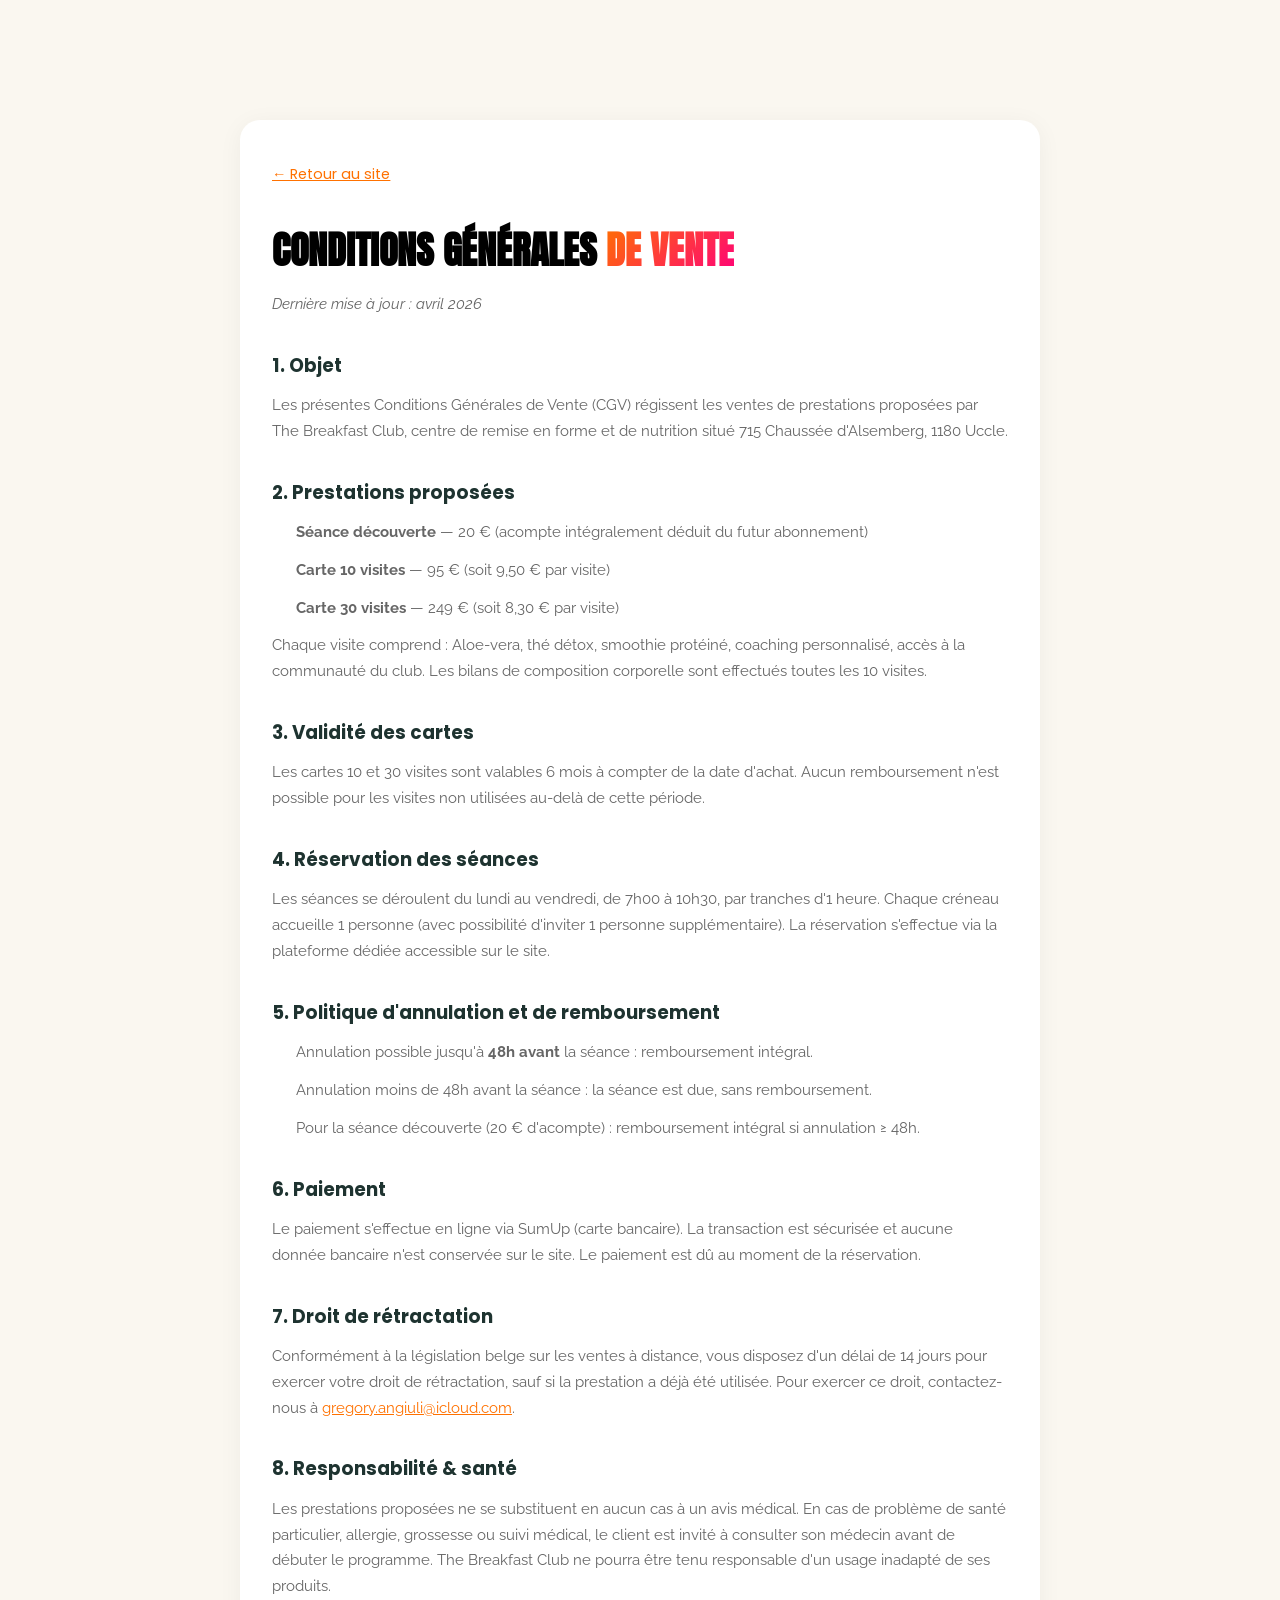
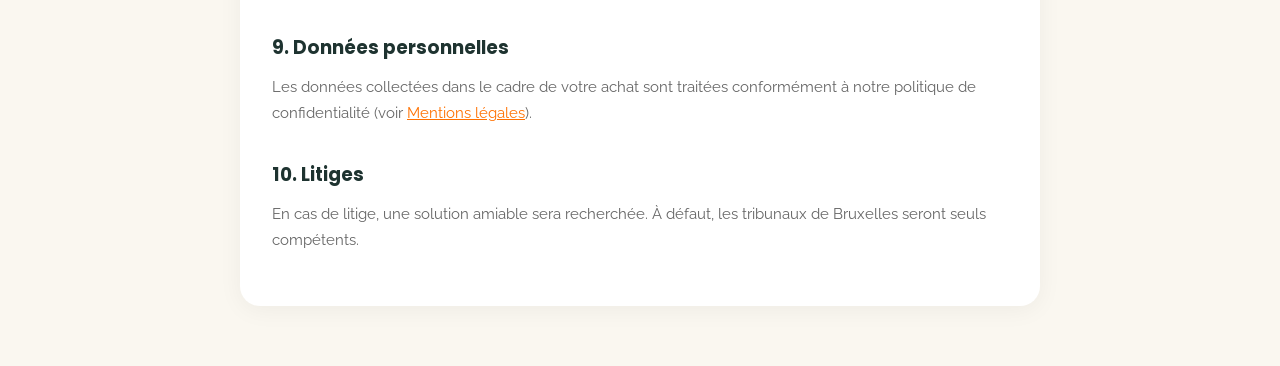
<file: cgv.html>
<!DOCTYPE html>
<html lang="fr">
<head>
    <meta charset="UTF-8">
    <meta name="viewport" content="width=device-width, initial-scale=1.0">
    <title>Conditions Générales de Vente | The Breakfast Club</title>
    <meta name="description" content="Conditions générales de vente de The Breakfast Club, centre de remise en forme et nutrition à Uccle.">
    <meta name="robots" content="index, follow">
    <link rel="canonical" href="https://www.thebreakfast-club.com/cgv.html">

    <link rel="icon" type="image/png" href="assets/logo-green.png">
    <link rel="preconnect" href="https://fonts.googleapis.com">
    <link rel="preconnect" href="https://fonts.gstatic.com" crossorigin>
    <link href="https://fonts.googleapis.com/css2?family=Anton&family=Poppins:wght@300;400;500;600;700&family=Raleway:wght@300;400;500;600&display=swap" rel="stylesheet">
    <link rel="stylesheet" href="style-demo3.css">
    <link rel="stylesheet" href="style-demo4-extra.css">

    <!-- TikTok Pixel Code Start -->
    <script>
    !function (w, d, t) {
      w.TiktokAnalyticsObject=t;var ttq=w[t]=w[t]||[];ttq.methods=["page","track","identify","instances","debug","on","off","once","ready","alias","group","enableCookie","disableCookie","holdConsent","revokeConsent","grantConsent"],ttq.setAndDefer=function(t,e){t[e]=function(){t.push([e].concat(Array.prototype.slice.call(arguments,0)))}};for(var i=0;i<ttq.methods.length;i++)ttq.setAndDefer(ttq,ttq.methods[i]);ttq.instance=function(t){for(var e=ttq._i[t]||[],n=0;n<ttq.methods.length;n++)ttq.setAndDefer(e,ttq.methods[n]);return e},ttq.load=function(e,n){var r="https://analytics.tiktok.com/i18n/pixel/events.js",o=n&&n.partner;ttq._i=ttq._i||{},ttq._i[e]=[],ttq._i[e]._u=r,ttq._t=ttq._t||{},ttq._t[e]=+new Date,ttq._o=ttq._o||{},ttq._o[e]=n||{};n=document.createElement("script");n.type="text/javascript",n.async=!0,n.src=r+"?sdkid="+e+"&lib="+t;e=document.getElementsByTagName("script")[0];e.parentNode.insertBefore(n,e)};

      ttq.load('D8OPE7JC77U9QNO9SFC0');
      ttq.page();
    }(window, document, 'ttq');
    </script>
    <!-- TikTok Pixel Code End -->

    <style>
        body { background: var(--cream); }
        .legal {
            max-width: 800px;
            margin: 120px auto 60px;
            padding: 40px 32px;
            background: var(--white);
            border-radius: var(--radius-lg);
            box-shadow: 0 4px 24px rgba(0,0,0,0.05);
        }
        .legal h1 {
            font-family: var(--font-display);
            font-size: 2.4rem;
            margin-bottom: 8px;
            text-transform: uppercase;
        }
        .legal h1 span {
            background: var(--gradient-cta);
            -webkit-background-clip: text;
            -webkit-text-fill-color: transparent;
            background-clip: text;
        }
        .legal h2 {
            font-family: var(--font-heading);
            font-weight: 700;
            font-size: 1.15rem;
            margin: 32px 0 12px;
            color: var(--dark);
        }
        .legal p, .legal li {
            font-size: 0.95rem;
            line-height: 1.7;
            color: var(--gray-600);
            margin-bottom: 12px;
        }
        .legal ul { padding-left: 24px; }
        .legal a { color: var(--orange); text-decoration: underline; }
        .legal__back {
            display: inline-block;
            margin-bottom: 32px;
            font-family: var(--font-heading);
            color: var(--gray-600);
            text-decoration: none;
            font-size: 0.9rem;
        }
        .legal__back:hover { color: var(--orange); }
    </style>
</head>
<body>
    <main class="legal">
        <a href="/" class="legal__back">← Retour au site</a>
        <h1>Conditions générales <span>de vente</span></h1>
        <p><em>Dernière mise à jour : avril 2026</em></p>

        <h2>1. Objet</h2>
        <p>Les présentes Conditions Générales de Vente (CGV) régissent les ventes de prestations proposées par The Breakfast Club, centre de remise en forme et de nutrition situé 715 Chaussée d'Alsemberg, 1180 Uccle.</p>

        <h2>2. Prestations proposées</h2>
        <ul>
            <li><strong>Séance découverte</strong> — 20 € (acompte intégralement déduit du futur abonnement)</li>
            <li><strong>Carte 10 visites</strong> — 95 € (soit 9,50 € par visite)</li>
            <li><strong>Carte 30 visites</strong> — 249 € (soit 8,30 € par visite)</li>
        </ul>
        <p>Chaque visite comprend : Aloe-vera, thé détox, smoothie protéiné, coaching personnalisé, accès à la communauté du club. Les bilans de composition corporelle sont effectués toutes les 10 visites.</p>

        <h2>3. Validité des cartes</h2>
        <p>Les cartes 10 et 30 visites sont valables 6 mois à compter de la date d'achat. Aucun remboursement n'est possible pour les visites non utilisées au-delà de cette période.</p>

        <h2>4. Réservation des séances</h2>
        <p>Les séances se déroulent du lundi au vendredi, de 7h00 à 10h30, par tranches d'1 heure. Chaque créneau accueille 1 personne (avec possibilité d'inviter 1 personne supplémentaire). La réservation s'effectue via la plateforme dédiée accessible sur le site.</p>

        <h2>5. Politique d'annulation et de remboursement</h2>
        <ul>
            <li>Annulation possible jusqu'à <strong>48h avant</strong> la séance : remboursement intégral.</li>
            <li>Annulation moins de 48h avant la séance : la séance est due, sans remboursement.</li>
            <li>Pour la séance découverte (20 € d'acompte) : remboursement intégral si annulation ≥ 48h.</li>
        </ul>

        <h2>6. Paiement</h2>
        <p>Le paiement s'effectue en ligne via SumUp (carte bancaire). La transaction est sécurisée et aucune donnée bancaire n'est conservée sur le site. Le paiement est dû au moment de la réservation.</p>

        <h2>7. Droit de rétractation</h2>
        <p>Conformément à la législation belge sur les ventes à distance, vous disposez d'un délai de 14 jours pour exercer votre droit de rétractation, sauf si la prestation a déjà été utilisée. Pour exercer ce droit, contactez-nous à <a href="mailto:gregory.angiuli@icloud.com">gregory.angiuli@icloud.com</a>.</p>

        <h2>8. Responsabilité &amp; santé</h2>
        <p>Les prestations proposées ne se substituent en aucun cas à un avis médical. En cas de problème de santé particulier, allergie, grossesse ou suivi médical, le client est invité à consulter son médecin avant de débuter le programme. The Breakfast Club ne pourra être tenu responsable d'un usage inadapté de ses produits.</p>

        <h2>9. Données personnelles</h2>
        <p>Les données collectées dans le cadre de votre achat sont traitées conformément à notre politique de confidentialité (voir <a href="/mentions-legales.html">Mentions légales</a>).</p>

        <h2>10. Litiges</h2>
        <p>En cas de litige, une solution amiable sera recherchée. À défaut, les tribunaux de Bruxelles seront seuls compétents.</p>
    </main>
</body>
</html>
</file>
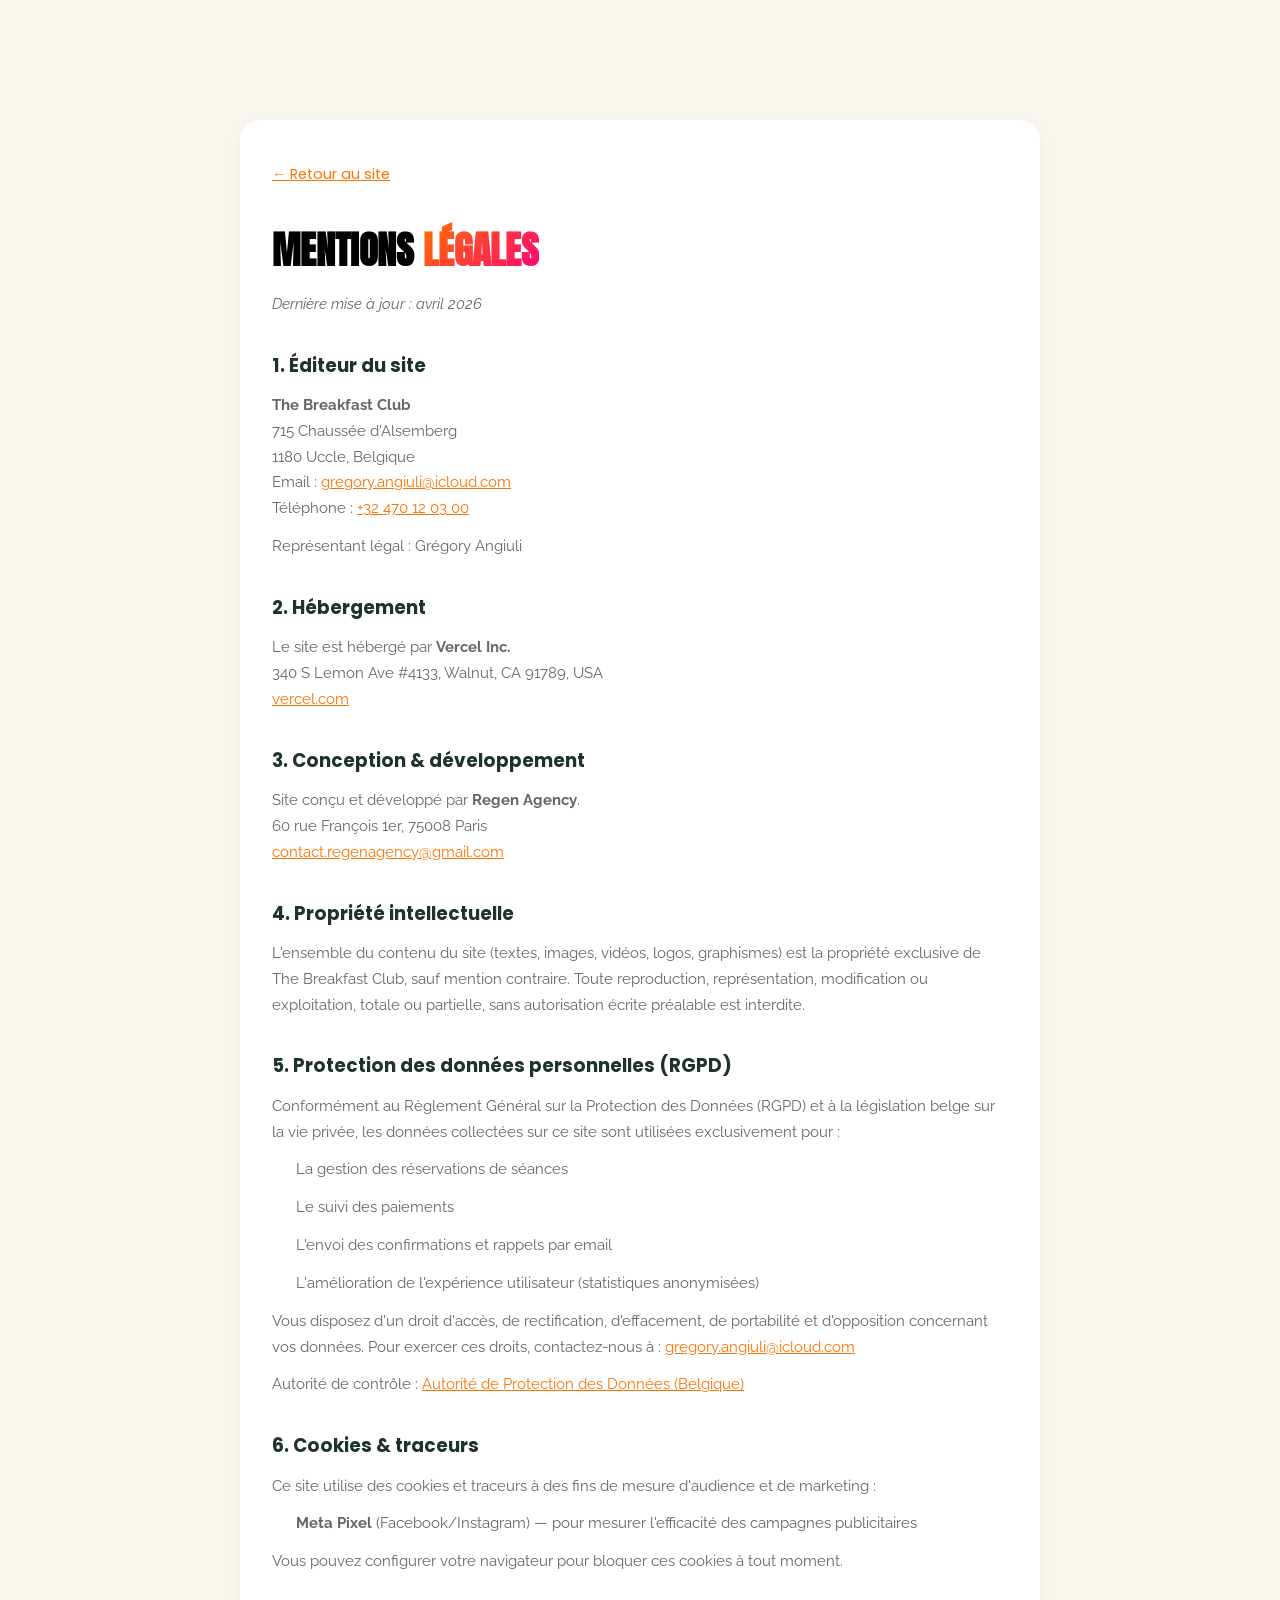
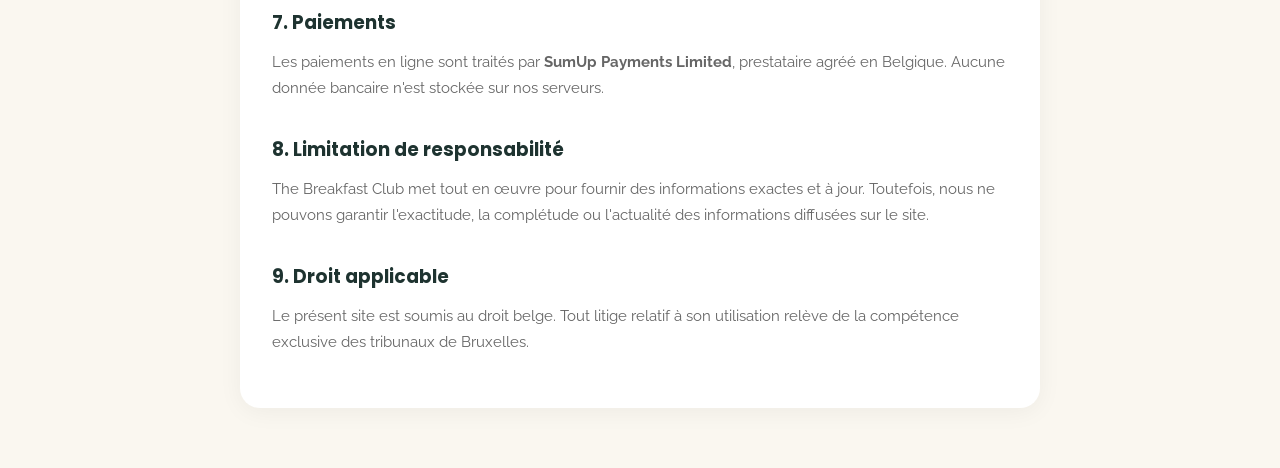
<file: mentions-legales.html>
<!DOCTYPE html>
<html lang="fr">
<head>
    <meta charset="UTF-8">
    <meta name="viewport" content="width=device-width, initial-scale=1.0">
    <title>Mentions Légales | The Breakfast Club</title>
    <meta name="description" content="Mentions légales du site The Breakfast Club, centre de remise en forme et nutrition à Uccle.">
    <meta name="robots" content="index, follow">
    <link rel="canonical" href="https://www.thebreakfast-club.com/mentions-legales.html">

    <link rel="icon" type="image/png" href="assets/logo-green.png">
    <link rel="preconnect" href="https://fonts.googleapis.com">
    <link rel="preconnect" href="https://fonts.gstatic.com" crossorigin>
    <link href="https://fonts.googleapis.com/css2?family=Anton&family=Poppins:wght@300;400;500;600;700&family=Raleway:wght@300;400;500;600&display=swap" rel="stylesheet">
    <link rel="stylesheet" href="style-demo3.css">
    <link rel="stylesheet" href="style-demo4-extra.css">

    <!-- TikTok Pixel Code Start -->
    <script>
    !function (w, d, t) {
      w.TiktokAnalyticsObject=t;var ttq=w[t]=w[t]||[];ttq.methods=["page","track","identify","instances","debug","on","off","once","ready","alias","group","enableCookie","disableCookie","holdConsent","revokeConsent","grantConsent"],ttq.setAndDefer=function(t,e){t[e]=function(){t.push([e].concat(Array.prototype.slice.call(arguments,0)))}};for(var i=0;i<ttq.methods.length;i++)ttq.setAndDefer(ttq,ttq.methods[i]);ttq.instance=function(t){for(var e=ttq._i[t]||[],n=0;n<ttq.methods.length;n++)ttq.setAndDefer(e,ttq.methods[n]);return e},ttq.load=function(e,n){var r="https://analytics.tiktok.com/i18n/pixel/events.js",o=n&&n.partner;ttq._i=ttq._i||{},ttq._i[e]=[],ttq._i[e]._u=r,ttq._t=ttq._t||{},ttq._t[e]=+new Date,ttq._o=ttq._o||{},ttq._o[e]=n||{};n=document.createElement("script");n.type="text/javascript",n.async=!0,n.src=r+"?sdkid="+e+"&lib="+t;e=document.getElementsByTagName("script")[0];e.parentNode.insertBefore(n,e)};

      ttq.load('D8OPE7JC77U9QNO9SFC0');
      ttq.page();
    }(window, document, 'ttq');
    </script>
    <!-- TikTok Pixel Code End -->

    <style>
        body { background: var(--cream); }
        .legal {
            max-width: 800px;
            margin: 120px auto 60px;
            padding: 40px 32px;
            background: var(--white);
            border-radius: var(--radius-lg);
            box-shadow: 0 4px 24px rgba(0,0,0,0.05);
        }
        .legal h1 {
            font-family: var(--font-display);
            font-size: 2.4rem;
            margin-bottom: 8px;
            text-transform: uppercase;
        }
        .legal h1 span {
            background: var(--gradient-cta);
            -webkit-background-clip: text;
            -webkit-text-fill-color: transparent;
            background-clip: text;
        }
        .legal h2 {
            font-family: var(--font-heading);
            font-weight: 700;
            font-size: 1.15rem;
            margin: 32px 0 12px;
            color: var(--dark);
        }
        .legal p, .legal li {
            font-size: 0.95rem;
            line-height: 1.7;
            color: var(--gray-600);
            margin-bottom: 12px;
        }
        .legal ul { padding-left: 24px; }
        .legal a { color: var(--orange); text-decoration: underline; }
        .legal__back {
            display: inline-block;
            margin-bottom: 32px;
            font-family: var(--font-heading);
            color: var(--gray-600);
            text-decoration: none;
            font-size: 0.9rem;
        }
        .legal__back:hover { color: var(--orange); }
    </style>
</head>
<body>
    <main class="legal">
        <a href="/" class="legal__back">← Retour au site</a>
        <h1>Mentions <span>légales</span></h1>
        <p><em>Dernière mise à jour : avril 2026</em></p>

        <h2>1. Éditeur du site</h2>
        <p>
            <strong>The Breakfast Club</strong><br>
            715 Chaussée d'Alsemberg<br>
            1180 Uccle, Belgique<br>
            Email : <a href="mailto:gregory.angiuli@icloud.com">gregory.angiuli@icloud.com</a><br>
            Téléphone : <a href="tel:+32470120300">+32 470 12 03 00</a>
        </p>
        <p>Représentant légal : Grégory Angiuli</p>

        <h2>2. Hébergement</h2>
        <p>
            Le site est hébergé par <strong>Vercel Inc.</strong><br>
            340 S Lemon Ave #4133, Walnut, CA 91789, USA<br>
            <a href="https://vercel.com" target="_blank" rel="noopener">vercel.com</a>
        </p>

        <h2>3. Conception &amp; développement</h2>
        <p>
            Site conçu et développé par <strong>Regen Agency</strong>.<br>
            60 rue François 1er, 75008 Paris<br>
            <a href="mailto:contact.regenagency@gmail.com">contact.regenagency@gmail.com</a>
        </p>

        <h2>4. Propriété intellectuelle</h2>
        <p>L'ensemble du contenu du site (textes, images, vidéos, logos, graphismes) est la propriété exclusive de The Breakfast Club, sauf mention contraire. Toute reproduction, représentation, modification ou exploitation, totale ou partielle, sans autorisation écrite préalable est interdite.</p>

        <h2>5. Protection des données personnelles (RGPD)</h2>
        <p>Conformément au Règlement Général sur la Protection des Données (RGPD) et à la législation belge sur la vie privée, les données collectées sur ce site sont utilisées exclusivement pour :</p>
        <ul>
            <li>La gestion des réservations de séances</li>
            <li>Le suivi des paiements</li>
            <li>L'envoi des confirmations et rappels par email</li>
            <li>L'amélioration de l'expérience utilisateur (statistiques anonymisées)</li>
        </ul>
        <p>Vous disposez d'un droit d'accès, de rectification, d'effacement, de portabilité et d'opposition concernant vos données. Pour exercer ces droits, contactez-nous à : <a href="mailto:gregory.angiuli@icloud.com">gregory.angiuli@icloud.com</a></p>
        <p>Autorité de contrôle : <a href="https://www.autoriteprotectiondonnees.be" target="_blank" rel="noopener">Autorité de Protection des Données (Belgique)</a></p>

        <h2>6. Cookies &amp; traceurs</h2>
        <p>Ce site utilise des cookies et traceurs à des fins de mesure d'audience et de marketing :</p>
        <ul>
            <li><strong>Meta Pixel</strong> (Facebook/Instagram) — pour mesurer l'efficacité des campagnes publicitaires</li>
        </ul>
        <p>Vous pouvez configurer votre navigateur pour bloquer ces cookies à tout moment.</p>

        <h2>7. Paiements</h2>
        <p>Les paiements en ligne sont traités par <strong>SumUp Payments Limited</strong>, prestataire agréé en Belgique. Aucune donnée bancaire n'est stockée sur nos serveurs.</p>

        <h2>8. Limitation de responsabilité</h2>
        <p>The Breakfast Club met tout en œuvre pour fournir des informations exactes et à jour. Toutefois, nous ne pouvons garantir l'exactitude, la complétude ou l'actualité des informations diffusées sur le site.</p>

        <h2>9. Droit applicable</h2>
        <p>Le présent site est soumis au droit belge. Tout litige relatif à son utilisation relève de la compétence exclusive des tribunaux de Bruxelles.</p>
    </main>
</body>
</html>
</file>
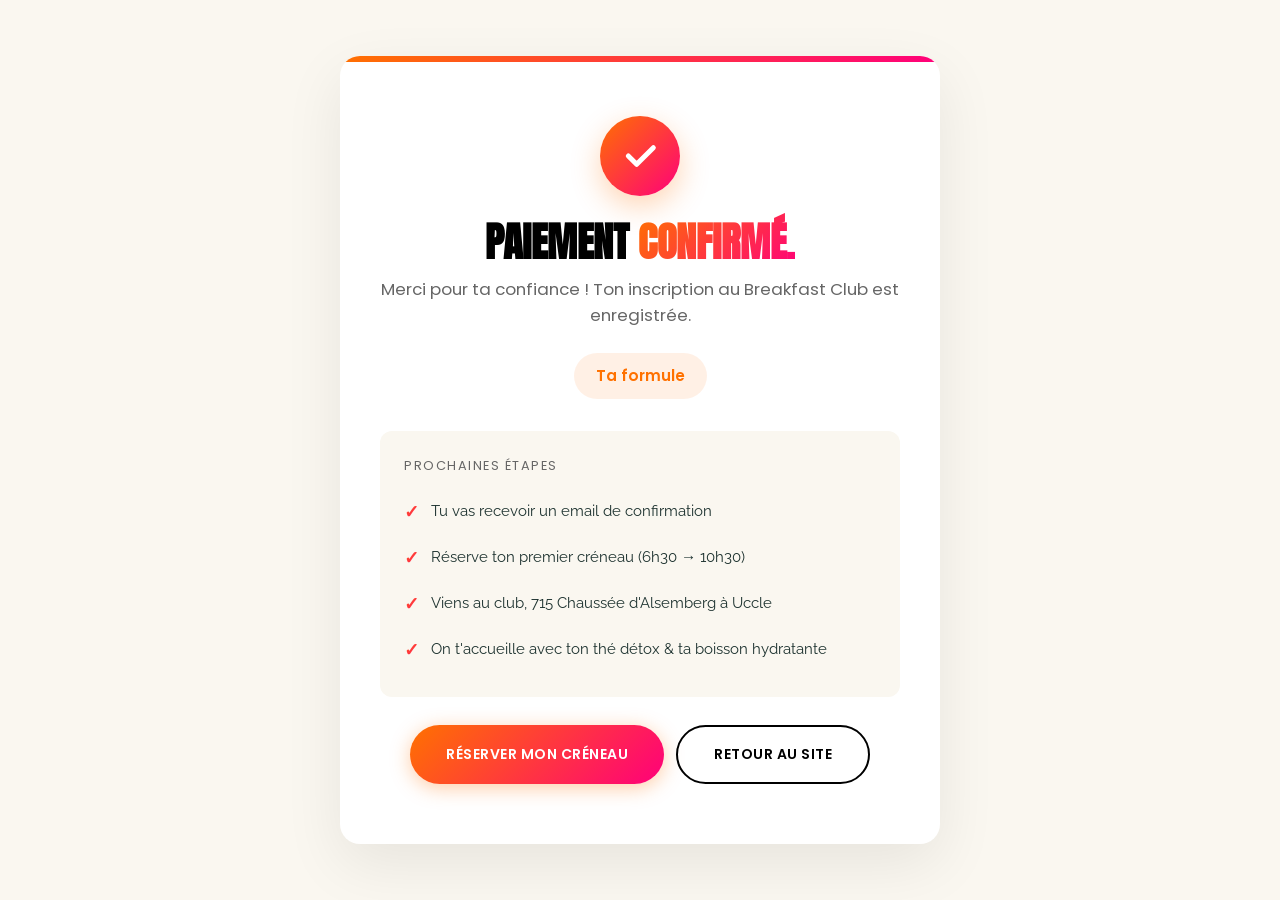
<file: merci.html>
<!DOCTYPE html>
<html lang="fr">
<head>
    <meta charset="UTF-8">
    <meta name="viewport" content="width=device-width, initial-scale=1.0">
    <meta name="robots" content="noindex, nofollow">
    <title>Merci pour ton inscription - The Breakfast Club</title>

    <!-- Favicon -->
    <link rel="icon" type="image/png" href="assets/logo-green.png">

    <!-- Fonts -->
    <link rel="preconnect" href="https://fonts.googleapis.com">
    <link rel="preconnect" href="https://fonts.gstatic.com" crossorigin>
    <link href="https://fonts.googleapis.com/css2?family=Anton&family=Poppins:wght@300;400;500;600;700&family=Raleway:wght@300;400;500;600&display=swap" rel="stylesheet">

    <!-- CSS -->
    <link rel="stylesheet" href="style-demo3.css">
    <link rel="stylesheet" href="style-demo4-extra.css">

    <!-- Meta Pixel Code -->
    <script>
    !function(f,b,e,v,n,t,s)
    {if(f.fbq)return;n=f.fbq=function(){n.callMethod?
    n.callMethod.apply(n,arguments):n.queue.push(arguments)};
    if(!f._fbq)f._fbq=n;n.push=n;n.loaded=!0;n.version='2.0';
    n.queue=[];t=b.createElement(e);t.async=!0;
    t.src=v;s=b.getElementsByTagName(e)[0];
    s.parentNode.insertBefore(t,s)}(window, document,'script',
    'https://connect.facebook.net/en_US/fbevents.js');
    fbq('init', '1582702526170106');
    fbq('track', 'PageView');
    </script>
    <noscript><img height="1" width="1" style="display:none"
    src="https://www.facebook.com/tr?id=1582702526170106&ev=PageView&noscript=1"
    /></noscript>
    <!-- End Meta Pixel Code -->

    <!-- TikTok Pixel Code Start -->
    <script>
    !function (w, d, t) {
      w.TiktokAnalyticsObject=t;var ttq=w[t]=w[t]||[];ttq.methods=["page","track","identify","instances","debug","on","off","once","ready","alias","group","enableCookie","disableCookie","holdConsent","revokeConsent","grantConsent"],ttq.setAndDefer=function(t,e){t[e]=function(){t.push([e].concat(Array.prototype.slice.call(arguments,0)))}};for(var i=0;i<ttq.methods.length;i++)ttq.setAndDefer(ttq,ttq.methods[i]);ttq.instance=function(t){for(var e=ttq._i[t]||[],n=0;n<ttq.methods.length;n++)ttq.setAndDefer(e,ttq.methods[n]);return e},ttq.load=function(e,n){var r="https://analytics.tiktok.com/i18n/pixel/events.js",o=n&&n.partner;ttq._i=ttq._i||{},ttq._i[e]=[],ttq._i[e]._u=r,ttq._t=ttq._t||{},ttq._t[e]=+new Date,ttq._o=ttq._o||{},ttq._o[e]=n||{};n=document.createElement("script");n.type="text/javascript",n.async=!0,n.src=r+"?sdkid="+e+"&lib="+t;e=document.getElementsByTagName("script")[0];e.parentNode.insertBefore(n,e)};

      ttq.load('D8OPE7JC77U9QNO9SFC0');
      ttq.page();
    }(window, document, 'ttq');
    </script>
    <!-- TikTok Pixel Code End -->

    <style>
        body {
            background: var(--cream);
            min-height: 100vh;
            display: flex;
            align-items: center;
            justify-content: center;
            padding: 24px;
        }
        .thanks {
            max-width: 600px;
            text-align: center;
            padding: 60px 40px;
            background: var(--white);
            border-radius: var(--radius-lg);
            box-shadow: 0 20px 60px rgba(0, 0, 0, 0.08);
            position: relative;
            overflow: hidden;
        }
        .thanks::before {
            content: '';
            position: absolute;
            top: 0;
            left: 0;
            right: 0;
            height: 6px;
            background: var(--gradient-cta);
        }
        .thanks__icon {
            width: 80px;
            height: 80px;
            margin: 0 auto 24px;
            background: var(--gradient-cta);
            border-radius: 50%;
            display: flex;
            align-items: center;
            justify-content: center;
            color: var(--white);
            box-shadow: 0 10px 30px rgba(255, 113, 0, 0.3);
        }
        .thanks__icon svg { width: 40px; height: 40px; }
        .thanks__title {
            font-family: var(--font-display);
            font-size: 2.5rem;
            text-transform: uppercase;
            margin-bottom: 12px;
            line-height: 1.1;
        }
        .thanks__title-accent {
            background: var(--gradient-cta);
            -webkit-background-clip: text;
            -webkit-text-fill-color: transparent;
            background-clip: text;
        }
        .thanks__subtitle {
            font-family: var(--font-heading);
            color: var(--gray-600);
            font-size: 1.05rem;
            line-height: 1.6;
            margin-bottom: 24px;
        }
        .thanks__product {
            display: inline-block;
            background: rgba(255, 113, 0, 0.1);
            color: var(--orange);
            padding: 10px 22px;
            border-radius: var(--radius-full);
            font-family: var(--font-heading);
            font-weight: 600;
            font-size: 0.95rem;
            margin-bottom: 32px;
        }
        .thanks__next {
            background: var(--cream);
            border-radius: var(--radius-md);
            padding: 24px;
            margin-bottom: 28px;
            text-align: left;
        }
        .thanks__next-title {
            font-family: var(--font-heading);
            font-size: 0.8rem;
            text-transform: uppercase;
            letter-spacing: 1.5px;
            color: var(--gray-600);
            margin-bottom: 12px;
        }
        .thanks__next ul { list-style: none; padding: 0; margin: 0; }
        .thanks__next li {
            padding: 8px 0;
            font-size: 0.95rem;
            color: var(--dark);
            display: flex;
            align-items: center;
            gap: 12px;
        }
        .thanks__next li::before {
            content: '✓';
            background: var(--gradient-cta);
            -webkit-background-clip: text;
            -webkit-text-fill-color: transparent;
            background-clip: text;
            font-weight: 800;
            font-size: 1.1rem;
        }
        .thanks__actions {
            display: flex;
            gap: 12px;
            justify-content: center;
            flex-wrap: wrap;
        }
    </style>
</head>
<body>
    <div class="thanks">
        <div class="thanks__icon">
            <svg viewBox="0 0 24 24" fill="none" xmlns="http://www.w3.org/2000/svg">
                <path d="M5 12l5 5L20 7" stroke="currentColor" stroke-width="3" stroke-linecap="round" stroke-linejoin="round"/>
            </svg>
        </div>

        <h1 class="thanks__title">Paiement <span class="thanks__title-accent">confirmé.</span></h1>
        <p class="thanks__subtitle">Merci pour ta confiance ! Ton inscription au Breakfast Club est enregistrée.</p>

        <div class="thanks__product" id="product-name">Ta formule</div>

        <div class="thanks__next">
            <p class="thanks__next-title">Prochaines étapes</p>
            <ul>
                <li>Tu vas recevoir un email de confirmation</li>
                <li id="next-book">Réserve ton premier créneau (6h30 → 10h30)</li>
                <li>Viens au club, 715 Chaussée d'Alsemberg à Uccle</li>
                <li>On t'accueille avec ton thé détox & ta boisson hydratante</li>
            </ul>
        </div>

        <div class="thanks__actions">
            <a href="https://wa.me/32470120300?text=Bonjour%20!%20Je%20viens%20de%20r%C3%A9server%20ma%20s%C3%A9ance%20%F0%9F%8D%93" target="_blank" rel="noopener" class="btn btn--gradient" id="book-cta">Réserver mon créneau</a>
            <a href="/" class="btn btn--outline-dark">Retour au site</a>
        </div>
    </div>

    <script>
        // Read URL params (?product=X&amount=Y) and fire Purchase event
        (function() {
            function getCookie(name) {
                var m = document.cookie.match(new RegExp('(?:^|; )' + name + '=([^;]*)'));
                return m ? decodeURIComponent(m[1]) : null;
            }

            var params = new URLSearchParams(window.location.search);
            var product = params.get('product') || 'formule';
            var amount = parseFloat(params.get('amount')) || 0;

            var productLabels = {
                'decouverte': 'Séance découverte (20€)',
                '10visites': 'Carte 10 visites (95€)',
                '30visites': 'Carte 30 visites (249€)'
            };

            // Display product name
            var nameEl = document.getElementById('product-name');
            if (nameEl && productLabels[product]) {
                nameEl.textContent = productLabels[product];
            }

            // Discovery = the slot was already booked in Cal.com before paying,
            // so don't ask them to book again — just confirm it.
            if (product === 'decouverte') {
                var nextBook = document.getElementById('next-book');
                if (nextBook) nextBook.textContent = 'Ton créneau d\'évaluation est bien réservé';
                var bookBtn = document.getElementById('book-cta');
                if (bookBtn) bookBtn.style.display = 'none';
            }

            // Customer data captured on the payment page — survives the SumUp
            // round-trip via same-origin sessionStorage. This is what lets Meta
            // ACCEPT and match the conversion (email + cookies).
            var customer = {};
            try { customer = JSON.parse(sessionStorage.getItem('tbc_purchase') || '{}'); } catch (e) {}

            if (amount > 0) {
                // Same event ID across browser Pixel + CAPI so Meta deduplicates
                var eventId = 'web_' + Date.now() + '_' + Math.random().toString(36).slice(2, 10);
                var label = productLabels[product] || product;

                // --- Meta: browser Pixel ---
                if (typeof fbq === 'function') {
                    fbq('track', 'Purchase', {
                        value: amount, currency: 'EUR',
                        content_name: label, content_ids: [product], content_type: 'product'
                    }, { eventID: eventId });
                }

                // --- Meta: server-side CAPI with email/phone + cookies (the fix) ---
                try {
                    fetch('/api/meta-capi', {
                        method: 'POST',
                        headers: { 'Content-Type': 'application/json' },
                        body: JSON.stringify({
                            event_name: 'Purchase',
                            event_id: eventId,
                            event_source_url: window.location.href,
                            user_agent: navigator.userAgent,
                            fbp: getCookie('_fbp'),
                            fbc: getCookie('_fbc'),
                            email: customer.email || null,
                            phone: customer.phone || null,
                            value: amount,
                            currency: 'EUR',
                            content_name: label,
                            content_ids: [product],
                            content_type: 'product'
                        })
                    }).catch(function() {});
                } catch (e) {}

                // --- TikTok: Purchase with identity for matching ---
                if (typeof ttq !== 'undefined') {
                    if (customer.email || customer.phone) {
                        ttq.identify({ email: customer.email || undefined, phone_number: customer.phone || undefined });
                    }
                    ttq.track('CompletePayment', {
                        value: amount, currency: 'EUR',
                        content_id: product, content_type: 'product', content_name: label
                    });
                }

                // Clear so a refresh doesn't refire the conversion
                try { sessionStorage.removeItem('tbc_purchase'); } catch (e) {}
            }
        })();
    </script>
</body>
</html>
</file>
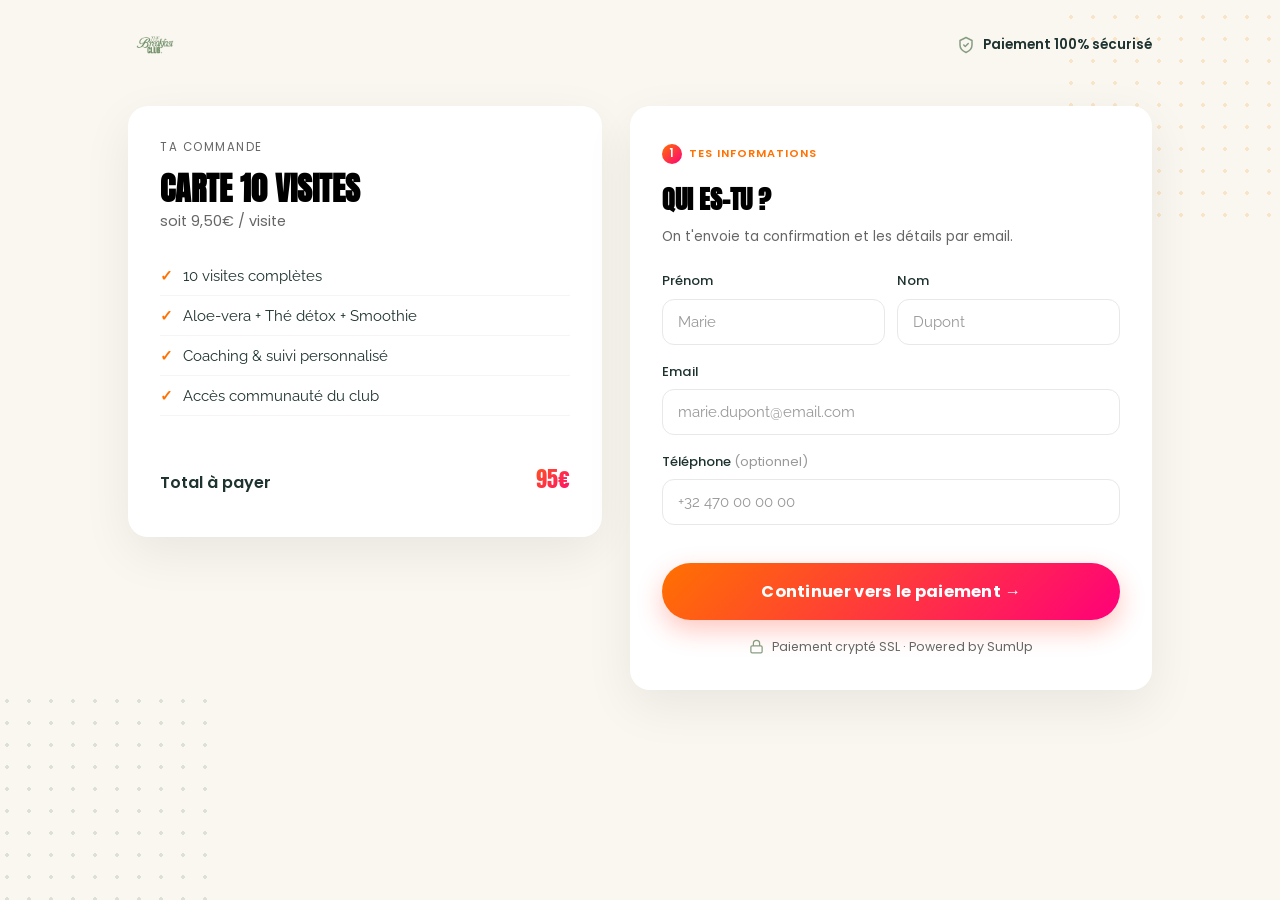
<file: paiement.html>
<!DOCTYPE html>
<html lang="fr">
<head>
    <meta charset="UTF-8">
    <meta name="viewport" content="width=device-width, initial-scale=1.0">
    <meta name="robots" content="noindex, nofollow">
    <title>Paiement sécurisé - The Breakfast Club</title>

    <!-- Favicon -->
    <link rel="icon" type="image/png" href="assets/logo-green.png">

    <!-- Fonts -->
    <link rel="preconnect" href="https://fonts.googleapis.com">
    <link rel="preconnect" href="https://fonts.gstatic.com" crossorigin>
    <link href="https://fonts.googleapis.com/css2?family=Anton&family=Poppins:wght@300;400;500;600;700&family=Raleway:wght@300;400;500;600&display=swap" rel="stylesheet">

    <!-- CSS -->
    <link rel="stylesheet" href="style-demo3.css">
    <link rel="stylesheet" href="style-demo4-extra.css">

    <!-- Meta Pixel Code -->
    <script>
    !function(f,b,e,v,n,t,s)
    {if(f.fbq)return;n=f.fbq=function(){n.callMethod?
    n.callMethod.apply(n,arguments):n.queue.push(arguments)};
    if(!f._fbq)f._fbq=n;n.push=n;n.loaded=!0;n.version='2.0';
    n.queue=[];t=b.createElement(e);t.async=!0;
    t.src=v;s=b.getElementsByTagName(e)[0];
    s.parentNode.insertBefore(t,s)}(window, document,'script',
    'https://connect.facebook.net/en_US/fbevents.js');
    fbq('init', '1582702526170106');
    fbq('track', 'PageView');
    </script>
    <noscript><img height="1" width="1" style="display:none"
    src="https://www.facebook.com/tr?id=1582702526170106&ev=PageView&noscript=1"
    /></noscript>
    <!-- End Meta Pixel Code -->

    <!-- TikTok Pixel Code Start -->
    <script>
    !function (w, d, t) {
      w.TiktokAnalyticsObject=t;var ttq=w[t]=w[t]||[];ttq.methods=["page","track","identify","instances","debug","on","off","once","ready","alias","group","enableCookie","disableCookie","holdConsent","revokeConsent","grantConsent"],ttq.setAndDefer=function(t,e){t[e]=function(){t.push([e].concat(Array.prototype.slice.call(arguments,0)))}};for(var i=0;i<ttq.methods.length;i++)ttq.setAndDefer(ttq,ttq.methods[i]);ttq.instance=function(t){for(var e=ttq._i[t]||[],n=0;n<ttq.methods.length;n++)ttq.setAndDefer(e,ttq.methods[n]);return e},ttq.load=function(e,n){var r="https://analytics.tiktok.com/i18n/pixel/events.js",o=n&&n.partner;ttq._i=ttq._i||{},ttq._i[e]=[],ttq._i[e]._u=r,ttq._t=ttq._t||{},ttq._t[e]=+new Date,ttq._o=ttq._o||{},ttq._o[e]=n||{};n=document.createElement("script");n.type="text/javascript",n.async=!0,n.src=r+"?sdkid="+e+"&lib="+t;e=document.getElementsByTagName("script")[0];e.parentNode.insertBefore(n,e)};

      ttq.load('D8OPE7JC77U9QNO9SFC0');
      ttq.page();
    }(window, document, 'ttq');
    </script>
    <!-- TikTok Pixel Code End -->

    <style>
        body {
            background: var(--cream);
            min-height: 100vh;
            font-family: var(--font-body);
        }

        .pay-deco {
            position: fixed;
            top: -60px;
            right: -60px;
            width: 280px;
            height: 280px;
            background-image: radial-gradient(var(--peach) 2px, transparent 2px);
            background-size: 22px 22px;
            opacity: 0.35;
            z-index: 0;
            pointer-events: none;
        }
        .pay-deco--2 {
            top: auto;
            right: auto;
            bottom: -70px;
            left: -70px;
            background-image: radial-gradient(var(--green) 2px, transparent 2px);
            opacity: 0.25;
        }

        .pay-topbar {
            position: relative;
            z-index: 2;
            display: flex;
            align-items: center;
            justify-content: space-between;
            padding: 18px 28px;
            max-width: 1080px;
            margin: 0 auto;
        }
        .pay-topbar__logo { height: 54px; }
        .pay-secure {
            display: flex;
            align-items: center;
            gap: 8px;
            font-family: var(--font-heading);
            font-weight: 600;
            font-size: 0.85rem;
            color: var(--dark);
        }
        .pay-secure svg { width: 18px; height: 18px; color: var(--green); }

        .pay-wrap {
            position: relative;
            z-index: 2;
            max-width: 1080px;
            margin: 0 auto;
            padding: 16px 28px 60px;
            display: grid;
            grid-template-columns: 1fr 1.1fr;
            gap: 28px;
            align-items: start;
        }
        @media (max-width: 860px) {
            .pay-wrap { grid-template-columns: 1fr; }
            .pay-summary { order: 2; }
        }

        .pay-box {
            background: var(--white);
            border-radius: var(--radius-lg);
            box-shadow: 0 16px 50px rgba(0, 0, 0, 0.07);
            padding: 32px;
        }

        .pay-summary__label {
            font-family: var(--font-heading);
            text-transform: uppercase;
            letter-spacing: 1.5px;
            font-size: 0.72rem;
            color: var(--gray-600);
            margin-bottom: 14px;
        }
        .pay-summary__plan {
            font-family: var(--font-display);
            font-size: 2rem;
            text-transform: uppercase;
            line-height: 1.05;
            margin-bottom: 4px;
        }
        .pay-summary__sub {
            font-family: var(--font-heading);
            color: var(--gray-600);
            font-size: 0.9rem;
            margin-bottom: 22px;
        }
        .pay-summary__features { list-style: none; padding: 0; margin: 0 0 24px; }
        .pay-summary__features li {
            display: flex;
            align-items: center;
            gap: 10px;
            padding: 7px 0;
            font-size: 0.92rem;
            color: var(--dark);
            border-bottom: 1px solid var(--gray-100);
        }
        .pay-summary__features li::before {
            content: '✓';
            color: var(--orange);
            font-weight: 800;
        }
        .pay-total {
            display: flex;
            align-items: baseline;
            justify-content: space-between;
            margin-top: 4px;
        }
        .pay-total__label { font-family: var(--font-heading); font-weight: 600; color: var(--dark); }
        .pay-total__amount {
            font-family: var(--font-display);
            font-size: 2.4rem;
            background: var(--gradient-cta);
            -webkit-background-clip: text;
            -webkit-text-fill-color: transparent;
            background-clip: text;
        }
        .pay-total__amount span { font-size: 1.4rem; }

        .pay-form__title {
            font-family: var(--font-display);
            font-size: 1.6rem;
            text-transform: uppercase;
            margin-bottom: 4px;
        }
        .pay-form__hint {
            font-family: var(--font-heading);
            font-size: 0.85rem;
            color: var(--gray-600);
            margin-bottom: 22px;
        }
        .pay-step {
            display: inline-flex;
            align-items: center;
            gap: 7px;
            font-family: var(--font-heading);
            font-weight: 600;
            font-size: 0.7rem;
            text-transform: uppercase;
            letter-spacing: 1px;
            color: var(--orange);
            margin-bottom: 14px;
        }
        .pay-step__num {
            width: 20px; height: 20px;
            border-radius: 50%;
            background: var(--gradient-cta);
            color: #fff;
            display: flex; align-items: center; justify-content: center;
            font-size: 0.72rem;
        }
        .pay-field { margin-bottom: 16px; }
        .pay-field label {
            display: block;
            font-family: var(--font-heading);
            font-weight: 500;
            font-size: 0.82rem;
            color: var(--dark);
            margin-bottom: 6px;
        }
        .pay-field input {
            width: 100%;
            padding: 13px 15px;
            border: 1.5px solid var(--gray-200);
            border-radius: var(--radius-md);
            font-family: var(--font-body);
            font-size: 0.95rem;
            transition: border-color var(--transition-fast), box-shadow var(--transition-fast);
            background: #fff;
        }
        .pay-field input:focus {
            outline: none;
            border-color: var(--orange);
            box-shadow: 0 0 0 3px rgba(255, 113, 0, 0.12);
        }
        .pay-field input::placeholder { color: var(--gray-400); }
        .pay-field--row { display: grid; grid-template-columns: 1fr 1fr; gap: 12px; }

        /* SumUp widget mount zone */
        #sumup-card { margin-top: 6px; }
        .pay-card-hint {
            border: 1.5px dashed var(--gray-200);
            border-radius: var(--radius-md);
            padding: 18px;
            text-align: center;
            color: var(--gray-400);
            font-family: var(--font-heading);
            font-size: 0.85rem;
            background: #fbfbfb;
        }

        .pay-btn {
            width: 100%;
            border: none;
            cursor: pointer;
            margin-top: 22px;
            padding: 16px;
            border-radius: var(--radius-full);
            background: var(--gradient-cta);
            color: #fff;
            font-family: var(--font-heading);
            font-weight: 700;
            font-size: 1.02rem;
            letter-spacing: 0.3px;
            box-shadow: 0 10px 26px rgba(255, 80, 60, 0.32);
            transition: transform var(--transition-fast), box-shadow var(--transition-fast);
        }
        .pay-btn:hover { transform: translateY(-2px); box-shadow: 0 14px 32px rgba(255, 80, 60, 0.4); }
        .pay-btn:active { transform: translateY(0); }
        .pay-btn:disabled { opacity: 0.55; cursor: not-allowed; transform: none; box-shadow: none; }

        .pay-trust {
            display: flex;
            align-items: center;
            justify-content: center;
            gap: 8px;
            margin-top: 16px;
            font-family: var(--font-heading);
            font-size: 0.78rem;
            color: var(--gray-600);
        }
        .pay-trust svg { width: 15px; height: 15px; color: var(--green); }
        .pay-error {
            display: none;
            margin-top: 12px;
            background: rgba(255, 0, 122, 0.08);
            color: #c10063;
            border-radius: var(--radius-sm);
            padding: 10px 14px;
            font-size: 0.85rem;
            font-family: var(--font-heading);
        }
        .is-hidden { display: none !important; }
    </style>
</head>
<body>
    <div class="pay-deco"></div>
    <div class="pay-deco pay-deco--2"></div>

    <div class="pay-topbar">
        <img src="assets/logo-green.png" alt="The Breakfast Club" class="pay-topbar__logo">
        <div class="pay-secure">
            <svg viewBox="0 0 24 24" fill="none" xmlns="http://www.w3.org/2000/svg">
                <path d="M12 2l8 4v6c0 5-3.5 8-8 10-4.5-2-8-5-8-10V6l8-4z" stroke="currentColor" stroke-width="2" stroke-linejoin="round"/>
                <path d="M9 12l2 2 4-4" stroke="currentColor" stroke-width="2" stroke-linecap="round" stroke-linejoin="round"/>
            </svg>
            Paiement 100% sécurisé
        </div>
    </div>

    <div class="pay-wrap">
        <!-- Order summary -->
        <div class="pay-box pay-summary">
            <p class="pay-summary__label">Ta commande</p>
            <h1 class="pay-summary__plan" id="sum-plan">Carte 10 visites</h1>
            <p class="pay-summary__sub" id="sum-sub">soit 9,50€ / visite</p>
            <ul class="pay-summary__features" id="sum-features"></ul>
            <div class="pay-total">
                <span class="pay-total__label">Total à payer</span>
                <span class="pay-total__amount"><span id="sum-amount">95</span><span>€</span></span>
            </div>
        </div>

        <!-- Payment form -->
        <div class="pay-box">
            <!-- STEP 1: customer info -->
            <div id="step-info">
                <span class="pay-step"><span class="pay-step__num">1</span> Tes informations</span>
                <h2 class="pay-form__title">Qui es-tu ?</h2>
                <p class="pay-form__hint">On t'envoie ta confirmation et les détails par email.</p>

                <form id="info-form" novalidate>
                    <div class="pay-field pay-field--row">
                        <div>
                            <label for="firstname">Prénom</label>
                            <input type="text" id="firstname" name="firstname" placeholder="Marie" autocomplete="given-name" required>
                        </div>
                        <div>
                            <label for="lastname">Nom</label>
                            <input type="text" id="lastname" name="lastname" placeholder="Dupont" autocomplete="family-name" required>
                        </div>
                    </div>
                    <div class="pay-field">
                        <label for="email">Email</label>
                        <input type="email" id="email" name="email" placeholder="marie.dupont@email.com" autocomplete="email" required>
                    </div>
                    <div class="pay-field">
                        <label for="phone">Téléphone <span style="color:var(--gray-400);font-weight:400;">(optionnel)</span></label>
                        <input type="tel" id="phone" name="phone" placeholder="+32 470 00 00 00" autocomplete="tel">
                    </div>
                    <button type="submit" class="pay-btn" id="info-submit">Continuer vers le paiement →</button>
                    <div class="pay-error" id="info-error"></div>
                </form>
            </div>

            <!-- STEP 2: card (SumUp widget mounts here) -->
            <div id="step-card" class="is-hidden">
                <span class="pay-step"><span class="pay-step__num">2</span> Paiement</span>
                <h2 class="pay-form__title">Ta carte</h2>
                <p class="pay-form__hint">Paiement sécurisé par SumUp — tes données bancaires ne transitent jamais par notre serveur.</p>
                <div id="sumup-card">
                    <div class="pay-card-hint" id="card-loading">Chargement du module de paiement sécurisé…</div>
                </div>
                <div class="pay-error" id="card-error"></div>
            </div>

            <div class="pay-trust">
                <svg viewBox="0 0 24 24" fill="none" xmlns="http://www.w3.org/2000/svg">
                    <rect x="3" y="11" width="18" height="11" rx="2" stroke="currentColor" stroke-width="2"/>
                    <path d="M7 11V7a5 5 0 0110 0v4" stroke="currentColor" stroke-width="2"/>
                </svg>
                Paiement crypté SSL · Powered by SumUp
            </div>
        </div>
    </div>

    <!-- SumUp Card Widget SDK -->
    <script type="text/javascript" src="https://gateway.sumup.com/gateway/ecom/card/v2/sdk.js"></script>
    <script>
        (function () {
            var PRODUCTS = {
                'decouverte': {
                    plan: 'Séance découverte', amount: 20, sub: 'acompte 100% déduit de ton abonnement',
                    features: ['Bilan bien-être complet', 'Scan de composition corporelle', 'Thé détox offert', 'Consultation avec un coach']
                },
                '10visites': {
                    plan: 'Carte 10 visites', amount: 95, sub: 'soit 9,50€ / visite',
                    features: ['10 visites complètes', 'Aloe-vera + Thé détox + Smoothie', 'Coaching & suivi personnalisé', 'Accès communauté du club']
                },
                '30visites': {
                    plan: 'Carte 30 visites', amount: 249, sub: 'soit 8,30€ / visite — 13% d\'économie',
                    features: ['30 visites complètes', 'Aloe-vera + Thé détox + Smoothie', 'Coaching & suivi personnalisé', 'Accès communauté du club']
                }
            };

            var params = new URLSearchParams(window.location.search);
            var key = params.get('formule');
            if (!PRODUCTS[key]) key = '10visites';
            var p = PRODUCTS[key];

            document.getElementById('sum-plan').textContent = p.plan;
            document.getElementById('sum-sub').textContent = p.sub;
            document.getElementById('sum-amount').textContent = p.amount;
            var ul = document.getElementById('sum-features');
            p.features.forEach(function (f) {
                var li = document.createElement('li');
                li.textContent = f;
                ul.appendChild(li);
            });
            document.title = 'Paiement ' + p.plan + ' - The Breakfast Club';

            function getCookie(name) {
                var m = document.cookie.match(new RegExp('(?:^|; )' + name + '=([^;]*)'));
                return m ? decodeURIComponent(m[1]) : null;
            }

            // InitiateCheckout (reaching the payment page = intent)
            if (typeof fbq === 'function') {
                fbq('track', 'InitiateCheckout', { value: p.amount, currency: 'EUR', content_ids: [key], content_type: 'product', content_name: p.plan });
            }
            if (typeof ttq !== 'undefined') {
                ttq.track('InitiateCheckout', { value: p.amount, currency: 'EUR', content_id: key, content_type: 'product', content_name: p.plan });
            }

            // Pre-fill from a Cal.com discovery booking if present (no double entry)
            try {
                var prefill = JSON.parse(sessionStorage.getItem('tbc_prefill') || 'null');
                if (prefill) {
                    if (prefill.email) document.getElementById('email').value = prefill.email;
                    if (prefill.phone) document.getElementById('phone').value = prefill.phone;
                    if (prefill.name) {
                        var parts = String(prefill.name).trim().split(/\s+/);
                        document.getElementById('firstname').value = parts.shift() || '';
                        document.getElementById('lastname').value = parts.join(' ');
                    }
                    sessionStorage.removeItem('tbc_prefill');
                }
            } catch (e) {}

            var infoForm = document.getElementById('info-form');
            var infoBtn = document.getElementById('info-submit');
            var infoErr = document.getElementById('info-error');
            var cardErr = document.getElementById('card-error');

            infoForm.addEventListener('submit', function (e) {
                e.preventDefault();
                infoErr.style.display = 'none';

                var firstname = document.getElementById('firstname').value.trim();
                var lastname = document.getElementById('lastname').value.trim();
                var email = document.getElementById('email').value.trim();
                var phone = document.getElementById('phone').value.trim();

                if (!firstname || !lastname || !email || email.indexOf('@') === -1) {
                    infoErr.textContent = 'Merci de remplir ton prénom, nom et un email valide.';
                    infoErr.style.display = 'block';
                    return;
                }

                infoBtn.disabled = true;
                infoBtn.textContent = 'Préparation du paiement…';

                // Store the customer data so merci.html can send it to Meta/TikTok
                // after payment (same-origin sessionStorage survives the SumUp round-trip).
                try {
                    sessionStorage.setItem('tbc_purchase', JSON.stringify({
                        product: key, amount: p.amount, plan: p.plan,
                        firstname: firstname, lastname: lastname, email: email, phone: phone,
                        fbp: getCookie('_fbp'), fbc: getCookie('_fbc')
                    }));
                } catch (e) {}

                // 1) Create the checkout server-side
                fetch('/api/create-checkout', {
                    method: 'POST',
                    headers: { 'Content-Type': 'application/json' },
                    body: JSON.stringify({ product: key })
                })
                .then(function (r) { return r.json(); })
                .then(function (data) {
                    if (!data.checkout_id) { throw new Error(data.error || 'checkout creation failed'); }

                    // 2) Reveal step 2 and mount the SumUp card widget
                    document.getElementById('step-info').classList.add('is-hidden');
                    document.getElementById('step-card').classList.remove('is-hidden');

                    // Remove the loading placeholder so it doesn't sit above the widget
                    var loadingHint = document.getElementById('card-loading');
                    if (loadingHint) loadingHint.remove();

                    SumUpCard.mount({
                        id: 'sumup-card',
                        checkoutId: data.checkout_id,
                        locale: 'fr-FR',
                        showFooter: false,
                        onResponse: function (type, bodyResp) {
                            console.log('[SumUp] onResponse:', type, bodyResp);
                            var ok = type === 'success' ||
                                (bodyResp && (bodyResp.status === 'PAID' || bodyResp.status === 'SUCCESSFUL'));
                            if (ok) {
                                window.location.href = 'merci.html?product=' + encodeURIComponent(key) + '&amount=' + encodeURIComponent(p.amount);
                            } else if (type === 'error' || type === 'fail') {
                                cardErr.textContent = 'Le paiement n\'a pas abouti. Vérifie tes informations de carte et réessaie.';
                                cardErr.style.display = 'block';
                            }
                        }
                    });
                })
                .catch(function (err) {
                    infoBtn.disabled = false;
                    infoBtn.textContent = 'Continuer vers le paiement →';
                    infoErr.textContent = 'Une erreur est survenue, réessaie dans un instant.';
                    infoErr.style.display = 'block';
                    console.error('[create-checkout]', err);
                });
            });
        })();
    </script>
</body>
</html>
</file>
<file: style-demo3.css>
/* ==========================================================================
   THE BREAKFAST CLUB - Demo 3: Colorful & Energetic
   Brandboard: green #879d82, black #000, cream #FAF7F0, yellow #f8e9a1,
               peach #f8bf7c, orange #ff7100, pink #ff007a
   Fonts: Anton (titles), Poppins (subtitles), Raleway (body)
   ========================================================================== */

/* ===========================
   ROOT VARIABLES
   =========================== */
:root {
    /* Brand Colors */
    --green: #879d82;
    --black: #000000;
    --cream: #FAF7F0;
    --yellow: #f8e9a1;
    --peach: #f8bf7c;
    --orange: #ff7100;
    --pink: #ff007a;
    --white: #ffffff;

    /* Functional */
    --dark: #1e3330;
    --dark-surface: #243d39;
    --gray-100: #f5f5f5;
    --gray-200: #e8e8e8;
    --gray-400: #999999;
    --gray-600: #666666;

    /* Gradient */
    --gradient-cta: linear-gradient(135deg, var(--orange), var(--pink));
    --gradient-warm: linear-gradient(135deg, var(--yellow), var(--peach));
    --gradient-cool: linear-gradient(135deg, var(--green), #5a7a55);

    /* Typography */
    --font-display: 'Anton', sans-serif;
    --font-heading: 'Poppins', sans-serif;
    --font-body: 'Raleway', sans-serif;

    /* Spacing */
    --section-padding: 80px 0;
    --container-width: 1200px;
    --container-padding: 0 24px;

    /* Radius */
    --radius-sm: 6px;
    --radius-md: 12px;
    --radius-lg: 20px;
    --radius-xl: 30px;
    --radius-full: 50px;

    /* Transitions */
    --transition-fast: 0.2s ease;
    --transition-base: 0.3s ease;
    --transition-slow: 0.5s cubic-bezier(0.16, 1, 0.3, 1);
}

/* ===========================
   RESET & BASE
   =========================== */
*,
*::before,
*::after {
    margin: 0;
    padding: 0;
    box-sizing: border-box;
}

html {
    scroll-behavior: smooth;
    -webkit-font-smoothing: antialiased;
}

body {
    font-family: var(--font-body);
    font-size: 16px;
    line-height: 1.7;
    color: var(--black);
    background-color: var(--white);
    overflow-x: hidden;
}

body.menu-open {
    overflow: hidden;
}

img {
    max-width: 100%;
    height: auto;
    display: block;
}

a {
    text-decoration: none;
    color: inherit;
}

ul {
    list-style: none;
}

.container {
    max-width: var(--container-width);
    margin: 0 auto;
    padding: var(--container-padding);
}

/* ===========================
   DEMO BAR
   =========================== */
.demo-bar {
    position: fixed;
    top: 0;
    left: 0;
    right: 0;
    z-index: 9999;
    display: flex;
    align-items: center;
    justify-content: space-between;
    padding: 8px 24px;
    background: var(--dark);
    border-bottom: 3px solid;
    border-image: var(--gradient-cta) 1;
    font-family: var(--font-heading);
    font-size: 13px;
}

.demo-bar__label {
    color: var(--white);
    font-weight: 700;
    letter-spacing: 2px;
    font-size: 11px;
}

.demo-bar__links {
    display: flex;
    gap: 8px;
}

.demo-bar__link {
    color: var(--gray-400);
    padding: 4px 14px;
    border-radius: var(--radius-full);
    transition: var(--transition-fast);
    font-weight: 500;
    font-size: 12px;
}

.demo-bar__link:hover {
    color: var(--white);
    background: rgba(255, 255, 255, 0.1);
}

.demo-bar__link--active {
    background: var(--gradient-cta);
    color: var(--white);
}

.demo-bar__link--active:hover {
    background: var(--gradient-cta);
}

/* ===========================
   BUTTONS
   =========================== */
.btn {
    display: inline-flex;
    align-items: center;
    justify-content: center;
    gap: 8px;
    padding: 16px 36px;
    font-family: var(--font-heading);
    font-size: 14px;
    font-weight: 600;
    letter-spacing: 0.5px;
    border-radius: var(--radius-full);
    cursor: pointer;
    transition: var(--transition-base);
    border: none;
    text-transform: uppercase;
}

.btn--gradient {
    background: var(--gradient-cta);
    color: var(--white);
    box-shadow: 0 4px 20px rgba(255, 113, 0, 0.35);
}

.btn--gradient:hover {
    transform: translateY(-3px) scale(1.03);
    box-shadow: 0 8px 30px rgba(255, 0, 122, 0.4);
}

.btn--outline-dark {
    background: transparent;
    color: var(--black);
    border: 2px solid var(--black);
}

.btn--outline-dark:hover {
    background: var(--black);
    color: var(--white);
    transform: translateY(-2px);
}

.btn--outline-light {
    background: transparent;
    color: var(--white);
    border: 2px solid var(--white);
}

.btn--outline-light:hover {
    background: var(--white);
    color: var(--black);
}

.btn--full {
    width: 100%;
}

/* ===========================
   TAGS / BADGES
   =========================== */
.tag {
    display: inline-block;
    padding: 6px 20px;
    border-radius: var(--radius-full);
    font-family: var(--font-heading);
    font-size: 12px;
    font-weight: 600;
    letter-spacing: 1.5px;
    text-transform: uppercase;
    margin-bottom: 16px;
}

.tag--pink {
    background: var(--pink);
    color: var(--white);
}

.tag--orange {
    background: var(--orange);
    color: var(--white);
}

.tag--yellow {
    background: var(--yellow);
    color: var(--black);
}

.tag--green {
    background: var(--green);
    color: var(--white);
}

.tag--peach {
    background: var(--peach);
    color: var(--black);
}

/* ===========================
   TEXT UTILITIES
   =========================== */
.text-accent--orange { color: var(--orange); }
.text-accent--pink { color: var(--pink); }
.text-accent--green { color: var(--green); }
.text-accent--yellow { color: var(--yellow); }
.text-accent--peach { color: var(--peach); }

.section__title {
    font-family: var(--font-display);
    font-size: clamp(2.4rem, 5vw, 3.6rem);
    line-height: 1.1;
    text-transform: uppercase;
    margin-bottom: 20px;
    letter-spacing: 1px;
}

.section__title--light {
    color: var(--white);
}

.section__title--center {
    text-align: center;
}

.section__subtitle {
    font-family: var(--font-body);
    font-size: 1.05rem;
    color: var(--gray-600);
    max-width: 580px;
    line-height: 1.7;
}

/* ===========================
   HEADER
   =========================== */
.header {
    position: fixed;
    top: 0;
    left: 0;
    right: 0;
    z-index: 1000;
    padding: 16px 0;
    transition: var(--transition-base);
}

.header.scrolled {
    background: rgba(255, 255, 255, 0.95);
    backdrop-filter: blur(12px);
    -webkit-backdrop-filter: blur(12px);
    box-shadow: 0 4px 30px rgba(0, 0, 0, 0.08);
    padding: 10px 0;
}

.header__inner {
    max-width: var(--container-width);
    margin: 0 auto;
    padding: var(--container-padding);
}

.nav {
    display: flex;
    align-items: center;
    justify-content: space-between;
}

.nav__logo {
    flex-shrink: 0;
}

.nav__logo img {
    height: 100px;
    width: auto;
    transition: var(--transition-base);
}

.nav__logo-light {
    display: none;
}

.nav__menu {
    display: flex;
    align-items: center;
    gap: 32px;
}

.nav__link {
    font-family: var(--font-heading);
    font-size: 13px;
    font-weight: 500;
    color: var(--black);
    letter-spacing: 0.5px;
    position: relative;
    transition: var(--transition-fast);
}

.nav__link::after {
    content: '';
    position: absolute;
    bottom: -4px;
    left: 0;
    width: 0;
    height: 3px;
    background: var(--gradient-cta);
    border-radius: 2px;
    transition: var(--transition-base);
}

.nav__link:hover::after,
.nav__link.active::after {
    width: 100%;
}

.nav__link:hover {
    color: var(--orange);
}

.nav__cta {
    padding: 12px 28px;
    font-size: 12px;
}

/* Burger */
.nav__toggle {
    display: none;
    flex-direction: column;
    justify-content: center;
    align-items: center;
    width: 40px;
    height: 40px;
    background: none;
    border: none;
    cursor: pointer;
    gap: 6px;
    z-index: 1001;
}

.nav__toggle span {
    display: block;
    width: 26px;
    height: 2px;
    background: var(--black);
    border-radius: 2px;
    transition: var(--transition-base);
}

.nav__toggle.active span:nth-child(1) {
    transform: rotate(45deg) translate(5px, 6px);
}

.nav__toggle.active span:nth-child(2) {
    opacity: 0;
}

.nav__toggle.active span:nth-child(3) {
    transform: rotate(-45deg) translate(5px, -6px);
}

/* ===========================
   HERO
   =========================== */
.hero {
    padding-top: 100px;
    padding-bottom: 60px;
    min-height: 100vh;
    background: var(--cream);
    position: relative;
    overflow: hidden;
}

.hero__split {
    display: grid;
    grid-template-columns: 1fr 1fr;
    gap: 40px;
    max-width: var(--container-width);
    margin: 0 auto;
    padding: 0 24px;
    align-items: center;
    min-height: calc(100vh - 140px);
}

.hero__left {
    position: relative;
    z-index: 2;
}

.hero__shapes {
    position: absolute;
    top: 0;
    left: 0;
    width: 100%;
    height: 100%;
    pointer-events: none;
    z-index: -1;
}

.hero__shape--circle {
    position: absolute;
    top: -40px;
    left: -60px;
    width: 200px;
    height: 200px;
    border-radius: 50%;
    background: var(--yellow);
    opacity: 0.35;
}

.hero__shape--dots {
    position: absolute;
    bottom: 20px;
    right: 40px;
    width: 80px;
    height: 80px;
    background-image: radial-gradient(var(--pink) 2px, transparent 2px);
    background-size: 12px 12px;
    opacity: 0.4;
}

.hero__badge {
    display: inline-block;
    padding: 8px 24px;
    background: var(--gradient-cta);
    color: var(--white);
    font-family: var(--font-heading);
    font-size: 12px;
    font-weight: 600;
    letter-spacing: 2px;
    text-transform: uppercase;
    border-radius: var(--radius-full);
    margin-bottom: 28px;
}

.hero__title {
    font-family: var(--font-display);
    font-size: clamp(3.5rem, 7vw, 6rem);
    line-height: 0.95;
    text-transform: uppercase;
    letter-spacing: 2px;
    color: var(--black);
    margin-bottom: 24px;
}

.hero__title-accent {
    background: var(--gradient-cta);
    -webkit-background-clip: text;
    -webkit-text-fill-color: transparent;
    background-clip: text;
}

.hero__title-logo {
    width: clamp(320px, 40vw, 520px);
    height: auto;
    display: block;
}

.hero__subtitle {
    font-family: var(--font-heading);
    font-size: 1.2rem;
    font-weight: 500;
    color: var(--gray-600);
    margin-bottom: 12px;
}

.hero__desc {
    font-size: 1rem;
    color: var(--gray-600);
    max-width: 440px;
    margin-bottom: 36px;
    line-height: 1.7;
}

.hero__actions {
    display: flex;
    gap: 16px;
    flex-wrap: wrap;
}

/* Hero image */
.hero__right {
    position: relative;
    display: flex;
    align-items: center;
    justify-content: center;
}

/* Decorative: large dot grid behind hero image */
.hero__right::before {
    content: '';
    position: absolute;
    top: -30px;
    right: -40px;
    width: 260px;
    height: 320px;
    background-image: radial-gradient(var(--green) 1.8px, transparent 1.8px);
    background-size: 14px 14px;
    opacity: 0.15;
    pointer-events: none;
    z-index: 0;
}

.hero__img-wrapper {
    position: relative;
    border-radius: var(--radius-lg);
    overflow: hidden;
    width: 100%;
    max-width: 520px;
}

.hero__img,
.hero__video {
    width: 100%;
    height: 580px;
    object-fit: cover;
    border-radius: var(--radius-lg);
    transition: var(--transition-slow);
}

.hero__img-wrapper:hover .hero__img,
.hero__img-wrapper:hover .hero__video {
    transform: scale(1.03);
}

.hero__img-accent {
    position: absolute;
    bottom: -20px;
    right: -20px;
    width: 180px;
    height: 180px;
    background: var(--gradient-cta);
    border-radius: var(--radius-lg);
    z-index: -1;
}

/* ===========================
   SECTION BASE
   =========================== */
.section {
    padding: var(--section-padding);
    position: relative;
}

/* ===========================
   CONCEPT
   =========================== */
.section--concept {
    background: var(--white);
}

/* Decorative: dot grid bottom-right — stays inside section */
.section--concept::before {
    content: '';
    position: absolute;
    bottom: 80px;
    right: 40px;
    width: 70px;
    height: 70px;
    background-image: radial-gradient(var(--orange) 1.5px, transparent 1.5px);
    background-size: 10px 10px;
    opacity: 0.2;
    pointer-events: none;
    z-index: 1;
}

/* Decorative: peach circle bridging concept → services */
.section--concept::after {
    content: '';
    position: absolute;
    bottom: -30px;
    right: 120px;
    width: 65px;
    height: 65px;
    border-radius: 50%;
    background: var(--peach);
    opacity: 0.12;
    pointer-events: none;
    z-index: 2;
}

.concept__header {
    margin-bottom: 48px;
    text-align: center;
}

.concept__split {
    display: grid;
    grid-template-columns: 1fr 1fr;
    gap: 48px;
    align-items: start;
}

.concept__intro {
    font-size: 1.1rem;
    color: var(--gray-600);
    line-height: 1.8;
    margin-bottom: 32px;
}

.concept__img {
    width: 100%;
    height: 280px;
    object-fit: cover;
    border-radius: var(--radius-md);
}

.concept__img--square {
    height: 340px;
}

/* Concept highlights / key stats */
.concept__highlights {
    display: flex;
    gap: 24px;
    margin-bottom: 28px;
    padding: 20px 0;
    border-top: 1px solid rgba(0, 0, 0, 0.06);
    border-bottom: 1px solid rgba(0, 0, 0, 0.06);
}

.concept__highlight {
    display: flex;
    flex-direction: column;
    align-items: center;
    text-align: center;
    gap: 2px;
}

.concept__highlight-number {
    font-family: var(--font-display);
    font-size: 1.8rem;
    text-transform: uppercase;
    background: var(--gradient-cta);
    -webkit-background-clip: text;
    -webkit-text-fill-color: transparent;
    background-clip: text;
    line-height: 1.1;
}

.concept__highlight-label {
    font-family: var(--font-heading);
    font-size: 0.75rem;
    font-weight: 500;
    color: var(--gray-600);
    text-transform: uppercase;
    letter-spacing: 0.5px;
}

.concept__blocks {
    display: flex;
    flex-direction: column;
    gap: 20px;
}

.concept__problem,
.concept__solution {
    display: flex;
    background: var(--white);
    border-radius: var(--radius-md);
    overflow: hidden;
    box-shadow: 0 4px 20px rgba(0, 0, 0, 0.06);
}

.concept__block-strip {
    width: 6px;
    flex-shrink: 0;
}

.concept__block-strip--pink {
    background: var(--pink);
}

.concept__block-strip--green {
    background: var(--green);
}

.concept__block-content {
    padding: 28px 32px;
}

.concept__label {
    font-family: var(--font-display);
    font-size: 1.2rem;
    text-transform: uppercase;
    margin-bottom: 12px;
    letter-spacing: 0.5px;
}

.concept__list {
    display: flex;
    flex-direction: column;
    gap: 8px;
}

.concept__list li {
    position: relative;
    padding-left: 20px;
    color: var(--gray-600);
    font-size: 0.95rem;
}

.concept__list li::before {
    content: '';
    position: absolute;
    left: 0;
    top: 8px;
    width: 8px;
    height: 8px;
    border-radius: 50%;
    background: var(--pink);
}

.concept__steps-img {
    width: 100%;
    height: 260px;
    object-fit: cover;
    object-position: center top;
    border-radius: var(--radius-md);
}

/* ===========================
   SERVICES
   =========================== */
.section--services {
    background: var(--dark);
    position: relative;
    overflow: hidden;
}

.section--services::before {
    content: '';
    position: absolute;
    top: -100px;
    right: -100px;
    width: 400px;
    height: 400px;
    border-radius: 50%;
    background: var(--orange);
    opacity: 0.06;
}

.section--services::after {
    content: '';
    position: absolute;
    bottom: -80px;
    left: -80px;
    width: 300px;
    height: 300px;
    border-radius: 50%;
    background: var(--pink);
    opacity: 0.05;
}

.services__grid {
    display: grid;
    grid-template-columns: repeat(3, 1fr);
    gap: 24px;
    margin-top: 48px;
}

.service-card {
    position: relative;
    background: #2a4a45;
    border-radius: var(--radius-md);
    padding: 36px 28px;
    border: 1px solid rgba(255, 255, 255, 0.12);
    box-shadow: 0 4px 20px rgba(0, 0, 0, 0.25);
    transition: var(--transition-base);
    overflow: hidden;
}

.service-card::before {
    content: '';
    position: absolute;
    top: 0;
    left: 0;
    right: 0;
    height: 4px;
    border-radius: 4px 4px 0 0;
    transition: var(--transition-base);
}

.service-card--orange::before { background: var(--orange); }
.service-card--pink::before { background: var(--pink); }
.service-card--yellow::before { background: var(--yellow); }
.service-card--green::before { background: var(--green); }
.service-card--peach::before { background: var(--peach); }

.service-card:hover {
    transform: translateY(-8px);
    box-shadow: 0 20px 40px rgba(0, 0, 0, 0.3);
}

.service-card:hover::before {
    height: 6px;
}

.service-card__number {
    font-family: var(--font-display);
    font-size: 3rem;
    position: absolute;
    top: 20px;
    right: 24px;
    opacity: 0.08;
    color: var(--white);
    line-height: 1;
}

.service-card__icon {
    width: 48px;
    height: 48px;
    margin-bottom: 20px;
}

.service-card--orange .service-card__icon { color: var(--orange); }
.service-card--pink .service-card__icon { color: var(--pink); }
.service-card--yellow .service-card__icon { color: var(--yellow); }
.service-card--green .service-card__icon { color: var(--green); }
.service-card--peach .service-card__icon { color: var(--peach); }

.service-card__title {
    font-family: var(--font-heading);
    font-size: 1.2rem;
    font-weight: 700;
    text-transform: uppercase;
    color: var(--white);
    margin-bottom: 12px;
    letter-spacing: 0.5px;
}

.service-card__desc {
    font-size: 0.9rem;
    color: var(--gray-400);
    line-height: 1.7;
}

/* ===========================
   GALLERY
   =========================== */
.section--gallery {
    padding: 0;
    background: var(--dark);
}

.gallery {
    display: grid;
    grid-template-columns: repeat(6, 1fr);
    gap: 4px;
}

.gallery__item {
    overflow: hidden;
    aspect-ratio: 1;
    position: relative;
}

.gallery__item::after {
    content: '';
    position: absolute;
    inset: 0;
    background: var(--gradient-cta);
    opacity: 0;
    transition: var(--transition-base);
    mix-blend-mode: overlay;
}

.gallery__item:hover::after {
    opacity: 0.5;
}

.gallery__item img {
    width: 100%;
    height: 100%;
    object-fit: cover;
    transition: var(--transition-slow);
}

.gallery__item:hover img {
    transform: scale(1.1);
}

/* ===========================
   RESULTS
   =========================== */
.section--results {
    background: var(--cream);
}

/* Decorative: thin gradient line left — stays inside */
.section--results::before {
    content: '';
    position: absolute;
    top: 80px;
    left: 0;
    width: 100px;
    height: 3px;
    background: var(--gradient-cta);
    border-radius: 2px;
    opacity: 0.4;
    pointer-events: none;
    z-index: 1;
}

/* Decorative: green circle bridging results → testimonials */
.section--results::after {
    content: '';
    position: absolute;
    bottom: -25px;
    left: 80px;
    width: 55px;
    height: 55px;
    border-radius: 50%;
    background: var(--green);
    opacity: 0.1;
    pointer-events: none;
    z-index: 2;
}

.results__grid {
    display: grid;
    grid-template-columns: repeat(3, 1fr);
    gap: 28px;
    margin-top: 48px;
}

.result-card {
    background: var(--white);
    border-radius: var(--radius-md);
    overflow: hidden;
    box-shadow: 0 4px 20px rgba(0, 0, 0, 0.06);
    transition: var(--transition-base);
    border: 2px solid transparent;
}

.result-card:hover {
    transform: translateY(-6px);
    box-shadow: 0 12px 30px rgba(0, 0, 0, 0.1);
    border-color: var(--orange);
}

.result-card__img {
    width: 100%;
    height: auto;
    display: block;
}

.result-card__images {
    display: grid;
    grid-template-columns: 1fr 1fr;
}

.result-card__before,
.result-card__after {
    position: relative;
}

.result-card__label {
    position: absolute;
    top: 12px;
    left: 12px;
    padding: 4px 14px;
    border-radius: var(--radius-full);
    font-family: var(--font-heading);
    font-size: 11px;
    font-weight: 600;
    text-transform: uppercase;
    letter-spacing: 1px;
    z-index: 2;
}

.result-card__before .result-card__label {
    background: var(--pink);
    color: var(--white);
}

.result-card__after .result-card__label {
    background: var(--green);
    color: var(--white);
}

.result-card__placeholder {
    width: 100%;
    height: 240px;
    display: flex;
    align-items: center;
    justify-content: center;
    background: var(--gray-100);
    color: var(--gray-400);
    font-family: var(--font-heading);
    font-size: 14px;
}

.result-card__after .result-card__placeholder {
    background: var(--gray-200);
}

/* ===========================
   TESTIMONIALS
   =========================== */
.section--testimonials {
    background: var(--white);
}

/* Decorative: dot grid — stays inside */
.section--testimonials::before {
    content: '';
    position: absolute;
    top: 60px;
    left: 30px;
    width: 60px;
    height: 60px;
    background-image: radial-gradient(var(--green) 1.5px, transparent 1.5px);
    background-size: 10px 10px;
    opacity: 0.2;
    pointer-events: none;
    z-index: 1;
}

/* Decorative: yellow circle bridging testimonials → pricing */
.section--testimonials::after {
    content: '';
    position: absolute;
    bottom: -25px;
    right: 140px;
    width: 55px;
    height: 55px;
    border-radius: 50%;
    background: var(--yellow);
    opacity: 0.15;
    pointer-events: none;
    z-index: 2;
}

.testimonials__grid {
    display: grid;
    grid-template-columns: repeat(3, 1fr);
    gap: 28px;
    margin-top: 48px;
}

.testimonial {
    background: var(--white);
    border-radius: var(--radius-lg);
    padding: 36px 32px;
    position: relative;
    overflow: hidden;
    box-shadow: 0 4px 20px rgba(0, 0, 0, 0.06);
    transition: var(--transition-base);
    border-bottom: 4px solid transparent;
}

.testimonial--pink { border-bottom-color: var(--pink); }
.testimonial--orange { border-bottom-color: var(--orange); }
.testimonial--green { border-bottom-color: var(--green); }

.testimonial:hover {
    transform: translateY(-6px) scale(1.02);
    box-shadow: 0 12px 30px rgba(0, 0, 0, 0.1);
}

.testimonial__quote {
    font-family: var(--font-display);
    font-size: 4rem;
    line-height: 1;
    position: absolute;
    top: 16px;
    right: 24px;
    opacity: 0.08;
}

.testimonial--pink .testimonial__quote { color: var(--pink); opacity: 0.2; }
.testimonial--orange .testimonial__quote { color: var(--orange); opacity: 0.2; }
.testimonial--green .testimonial__quote { color: var(--green); opacity: 0.2; }

.testimonial__text {
    font-size: 0.95rem;
    color: var(--gray-600);
    line-height: 1.8;
    margin-bottom: 24px;
    font-style: italic;
}

.testimonial__footer {
    display: flex;
    align-items: center;
    gap: 12px;
}

.testimonial__avatar {
    width: 40px;
    height: 40px;
    border-radius: 50%;
    display: flex;
    align-items: center;
    justify-content: center;
    font-family: var(--font-heading);
    font-weight: 700;
    font-size: 14px;
    color: var(--white);
}

.testimonial--pink .testimonial__avatar { background: var(--pink); }
.testimonial--orange .testimonial__avatar { background: var(--orange); }
.testimonial--green .testimonial__avatar { background: var(--green); }

.testimonial__author {
    font-family: var(--font-heading);
    font-weight: 600;
    font-size: 0.9rem;
    color: var(--black);
}

/* ===========================
   PRICING
   =========================== */
.section--pricing {
    background: var(--cream);
}

/* Decorative: warm gradient line — stays inside */
.section--pricing::before {
    content: '';
    position: absolute;
    bottom: 80px;
    left: 0;
    width: 90px;
    height: 3px;
    background: var(--gradient-warm);
    border-radius: 2px;
    opacity: 0.3;
    pointer-events: none;
    z-index: 1;
}

.pricing {
    display: grid;
    grid-template-columns: 1fr 1fr;
    gap: 60px;
    align-items: center;
}

.pricing__desc {
    font-size: 1.05rem;
    color: var(--gray-600);
    line-height: 1.7;
    margin-top: 8px;
}

.pricing__card {
    background: var(--white);
    border-radius: var(--radius-lg);
    padding: 48px 40px;
    text-align: center;
    position: relative;
    overflow: hidden;
    box-shadow: 0 8px 30px rgba(0, 0, 0, 0.08);
    border: 2px solid transparent;
    transition: var(--transition-base);
}

.pricing__card:hover {
    border-color: var(--orange);
    transform: translateY(-4px);
    box-shadow: 0 16px 40px rgba(255, 113, 0, 0.12);
}

.pricing__card::before {
    content: '';
    position: absolute;
    top: 0;
    left: 0;
    right: 0;
    height: 5px;
    background: var(--gradient-cta);
}

.pricing__badge {
    display: inline-block;
    padding: 6px 20px;
    background: var(--gradient-cta);
    color: var(--white);
    font-family: var(--font-heading);
    font-size: 11px;
    font-weight: 600;
    letter-spacing: 1px;
    text-transform: uppercase;
    border-radius: var(--radius-full);
    margin-bottom: 20px;
}

.pricing__plan {
    font-family: var(--font-display);
    font-size: 1.6rem;
    text-transform: uppercase;
    margin-bottom: 20px;
    letter-spacing: 0.5px;
}

.pricing__price {
    display: flex;
    align-items: flex-start;
    justify-content: center;
    gap: 4px;
    margin-bottom: 28px;
}

.pricing__amount {
    font-family: var(--font-display);
    font-size: 4.5rem;
    line-height: 1;
    background: var(--gradient-cta);
    -webkit-background-clip: text;
    -webkit-text-fill-color: transparent;
    background-clip: text;
}

.pricing__currency {
    font-family: var(--font-heading);
    font-size: 1.5rem;
    font-weight: 700;
    margin-top: 8px;
    color: var(--orange);
}

.pricing__features {
    text-align: left;
    margin-bottom: 32px;
    display: flex;
    flex-direction: column;
    gap: 12px;
}

.pricing__features li {
    display: flex;
    align-items: center;
    gap: 12px;
    font-size: 0.95rem;
    color: var(--gray-600);
}

.pricing__features li::before {
    content: '';
    width: 20px;
    height: 20px;
    flex-shrink: 0;
    border-radius: 50%;
    background: var(--gradient-cta);
    background-image: url("data:image/svg+xml,%3Csvg xmlns='http://www.w3.org/2000/svg' viewBox='0 0 20 20'%3E%3Cpath d='M8 14.5l-3.5-3.5 1.4-1.4L8 11.7l5.6-5.6 1.4 1.4L8 14.5z' fill='white'/%3E%3C/svg%3E");
    background-size: cover;
}

/* ===========================
   BOOKING
   =========================== */
.section--booking {
    background: var(--white);
    position: relative;
}

/* Decorative: gradient line right — stays inside */
.section--booking::before {
    content: '';
    position: absolute;
    top: 50%;
    right: 0;
    width: 80px;
    height: 3px;
    background: var(--gradient-warm);
    border-radius: 2px;
    opacity: 0.3;
    pointer-events: none;
    z-index: 1;
}

.booking {
    text-align: center;
    max-width: 700px;
    margin: 0 auto;
}

.booking__desc {
    font-size: 1.05rem;
    color: var(--gray-600);
    margin-bottom: 40px;
    line-height: 1.7;
}

.booking__slots {
    display: grid;
    grid-template-columns: repeat(4, 1fr);
    gap: 16px;
    margin-bottom: 40px;
}

.booking__slot {
    padding: 24px 16px;
    border-radius: var(--radius-md);
    background: var(--cream);
    border: 2px solid transparent;
    transition: var(--transition-base);
    cursor: pointer;
}

.booking__slot:hover {
    border-color: var(--orange);
    transform: translateY(-4px);
    box-shadow: 0 8px 20px rgba(255, 113, 0, 0.12);
}

.booking__time {
    display: block;
    font-family: var(--font-display);
    font-size: 1.2rem;
    text-transform: uppercase;
    margin-bottom: 6px;
    color: var(--black);
}

.booking__status {
    font-family: var(--font-heading);
    font-size: 12px;
    font-weight: 600;
    color: var(--green);
    text-transform: uppercase;
    letter-spacing: 1px;
}

/* ===========================
   CONTACT
   =========================== */
.section--contact {
    background: var(--dark);
    position: relative;
    overflow: hidden;
}

.section--contact::before {
    content: '';
    position: absolute;
    top: -120px;
    right: -120px;
    width: 350px;
    height: 350px;
    border-radius: 50%;
    background: var(--pink);
    opacity: 0.06;
}

.section--contact::after {
    content: '';
    position: absolute;
    bottom: -80px;
    left: -80px;
    width: 250px;
    height: 250px;
    border-radius: 50%;
    background: var(--orange);
    opacity: 0.05;
}

.contact {
    display: grid;
    grid-template-columns: 1fr 1fr;
    gap: 60px;
    align-items: center;
    position: relative;
    z-index: 2;
}

.contact__details {
    display: flex;
    flex-direction: column;
    gap: 28px;
    margin-top: 32px;
}

.contact__item h4 {
    font-family: var(--font-display);
    font-size: 1rem;
    text-transform: uppercase;
    letter-spacing: 1px;
    margin-bottom: 8px;
    color: var(--white);
}

.contact__item p {
    color: var(--gray-400);
    font-size: 0.95rem;
    line-height: 1.6;
}

.contact__socials {
    display: flex;
    gap: 12px;
    flex-wrap: wrap;
}

.contact__social {
    display: inline-flex;
    align-items: center;
    padding: 10px 24px;
    border-radius: var(--radius-full);
    font-family: var(--font-heading);
    font-size: 13px;
    font-weight: 500;
    transition: var(--transition-base);
    border: 1px solid rgba(255, 255, 255, 0.15);
    color: var(--white);
}

.contact__social:hover {
    background: var(--gradient-cta);
    border-color: transparent;
    transform: translateY(-2px);
}

.contact__social--whatsapp {
    background: #25D366;
    border-color: #25D366;
}

.contact__social--whatsapp:hover {
    background: #20bd5a;
}

.contact__map {
    border-radius: var(--radius-lg);
    overflow: hidden;
    height: 400px;
    border: 3px solid rgba(255, 255, 255, 0.1);
}

.contact__map iframe {
    width: 100%;
    height: 100%;
}

/* ===========================
   FOOTER
   =========================== */
.footer {
    background: var(--black);
    padding: 60px 0 0;
    color: var(--white);
}

.footer__inner {
    display: grid;
    grid-template-columns: 1.4fr 0.8fr 1fr 1fr;
    gap: 40px;
    padding-bottom: 40px;
    border-bottom: 1px solid rgba(255, 255, 255, 0.08);
}

.footer__logo {
    height: 56px;
    width: auto;
    margin-bottom: 16px;
}

.footer__tagline {
    font-size: 0.85rem;
    color: var(--gray-400);
    line-height: 1.6;
    margin-bottom: 20px;
}

.footer__social-icons {
    display: flex;
    gap: 12px;
}

.footer__social-icons a {
    display: flex;
    align-items: center;
    justify-content: center;
    width: 36px;
    height: 36px;
    border-radius: 50%;
    background: rgba(255, 255, 255, 0.08);
    color: var(--gray-400);
    transition: var(--transition-fast);
}

.footer__social-icons a:hover {
    background: var(--gradient-cta);
    color: var(--white);
}

.footer__heading {
    font-family: var(--font-heading);
    font-size: 0.8rem;
    font-weight: 600;
    text-transform: uppercase;
    letter-spacing: 1.5px;
    color: var(--white);
    margin-bottom: 20px;
}

.footer__links {
    display: flex;
    flex-direction: column;
    gap: 10px;
}

.footer__links a {
    font-family: var(--font-body);
    font-size: 14px;
    color: var(--gray-400);
    transition: var(--transition-fast);
}

.footer__links a:hover {
    color: var(--orange);
    padding-left: 4px;
}

.footer__contact {
    display: flex;
    flex-direction: column;
}

.footer__contact-item {
    display: flex;
    align-items: flex-start;
    gap: 10px;
    font-size: 14px;
    color: var(--gray-400);
    line-height: 1.6;
    margin-bottom: 14px;
}

.footer__contact-item svg {
    flex-shrink: 0;
    margin-top: 3px;
    color: var(--orange);
}

.footer__hours-list {
    display: flex;
    flex-direction: column;
    gap: 10px;
}

.footer__hours-row {
    display: flex;
    justify-content: space-between;
    font-size: 14px;
    color: var(--gray-400);
    padding-bottom: 8px;
    border-bottom: 1px solid rgba(255, 255, 255, 0.05);
}

.footer__bottom {
    padding: 24px 0;
    display: flex;
    justify-content: space-between;
    align-items: center;
}

.footer__bottom p {
    font-size: 13px;
    color: var(--gray-600);
}

.footer__credit a {
    color: var(--green);
    transition: var(--transition-fast);
}

.footer__credit a:hover {
    color: var(--orange);
}

/* ===========================
   SCROLL REVEAL ANIMATIONS
   =========================== */
.reveal {
    opacity: 0;
    transform: translateY(40px);
    transition: opacity 0.7s cubic-bezier(0.16, 1, 0.3, 1),
                transform 0.7s cubic-bezier(0.16, 1, 0.3, 1);
}

.reveal.visible {
    opacity: 1;
    transform: translateY(0);
}

/* Staggered delays for cards */
.service-card.reveal:nth-child(1) { transition-delay: 0s; }
.service-card.reveal:nth-child(2) { transition-delay: 0.1s; }
.service-card.reveal:nth-child(3) { transition-delay: 0.2s; }
.service-card.reveal:nth-child(4) { transition-delay: 0.3s; }
.service-card.reveal:nth-child(5) { transition-delay: 0.4s; }

.testimonial.reveal:nth-child(1) { transition-delay: 0s; }
.testimonial.reveal:nth-child(2) { transition-delay: 0.15s; }
.testimonial.reveal:nth-child(3) { transition-delay: 0.3s; }

.result-card.reveal:nth-child(1) { transition-delay: 0s; }
.result-card.reveal:nth-child(2) { transition-delay: 0.15s; }
.result-card.reveal:nth-child(3) { transition-delay: 0.3s; }

.booking__slot.reveal:nth-child(1) { transition-delay: 0s; }
.booking__slot.reveal:nth-child(2) { transition-delay: 0.1s; }
.booking__slot.reveal:nth-child(3) { transition-delay: 0.2s; }
.booking__slot.reveal:nth-child(4) { transition-delay: 0.3s; }

.contact__item.reveal:nth-child(1) { transition-delay: 0s; }
.contact__item.reveal:nth-child(2) { transition-delay: 0.15s; }
.contact__item.reveal:nth-child(3) { transition-delay: 0.3s; }

/* Slide-in variants for energetic feel */
.service-card.reveal:nth-child(odd) {
    transform: translateX(-40px) translateY(20px);
}

.service-card.reveal:nth-child(even) {
    transform: translateX(40px) translateY(20px);
}

.service-card.reveal.visible {
    transform: translateX(0) translateY(0);
}

/* ===========================
   RESPONSIVE - 1024px
   =========================== */
@media (max-width: 1024px) {
    :root {
        --section-padding: 70px 0;
    }

    .hero__split {
        gap: 32px;
    }

    .hero__title {
        font-size: clamp(2.8rem, 5.5vw, 4.5rem);
    }

    .hero__img {
        height: 480px;
    }

    .services__grid {
        grid-template-columns: repeat(2, 1fr);
    }

    .gallery {
        grid-template-columns: repeat(3, 1fr);
    }

    .results__grid {
        grid-template-columns: repeat(2, 1fr);
    }

    .results__grid .result-card:last-child {
        grid-column: span 2;
        max-width: 50%;
        justify-self: center;
    }

    .testimonials__grid {
        grid-template-columns: repeat(2, 1fr);
    }

    .testimonials__grid .testimonial:last-child {
        grid-column: span 2;
        max-width: 50%;
        justify-self: center;
    }

    .booking__slots {
        grid-template-columns: repeat(2, 1fr);
    }
}

/* ===========================
   RESPONSIVE - 768px
   =========================== */
@media (max-width: 768px) {
    :root {
        --section-padding: 60px 0;
    }

    /* Nav mobile */
    .nav__menu {
        position: fixed;
        top: 0;
        right: -100%;
        width: 80%;
        max-width: 360px;
        height: 100vh;
        background: var(--white);
        flex-direction: column;
        justify-content: center;
        align-items: center;
        gap: 28px;
        transition: var(--transition-slow);
        box-shadow: -10px 0 30px rgba(0, 0, 0, 0.15);
        z-index: 1000;
    }

    .nav__menu.active {
        right: 0;
    }

    .nav__link {
        font-size: 18px;
        font-weight: 600;
    }

    .nav__cta {
        display: none;
    }

    .nav__toggle {
        display: flex;
    }

    /* Hero */
    .hero {
        padding-top: 90px;
    }

    .hero__split {
        grid-template-columns: 1fr;
        text-align: center;
        min-height: auto;
        padding-bottom: 60px;
    }

    .hero__left {
        order: 1;
    }

    .hero__right {
        order: 0;
    }

    .hero__img {
        height: 350px;
    }

    .hero__img-accent {
        width: 120px;
        height: 120px;
        bottom: -12px;
        right: -12px;
    }

    .hero__desc {
        margin: 0 auto 32px;
    }

    .hero__actions {
        justify-content: center;
    }

    .hero__shape--circle {
        width: 140px;
        height: 140px;
        top: -20px;
        left: auto;
        right: -30px;
    }

    .hero__shape--dots {
        display: none;
    }

    /* Concept */
    .concept__split {
        grid-template-columns: 1fr;
    }

    /* Services */
    .services__grid {
        grid-template-columns: 1fr;
    }

    /* Gallery */
    .gallery {
        grid-template-columns: repeat(2, 1fr);
    }

    /* Results */
    .results__grid {
        grid-template-columns: 1fr;
    }

    .results__grid .result-card:last-child {
        grid-column: span 1;
        max-width: 100%;
    }

    /* Testimonials */
    .testimonials__grid {
        grid-template-columns: 1fr;
    }

    .testimonials__grid .testimonial:last-child {
        grid-column: span 1;
        max-width: 100%;
    }

    /* Pricing */
    .pricing {
        grid-template-columns: 1fr;
        gap: 40px;
        text-align: center;
    }

    /* Booking */
    .booking__slots {
        grid-template-columns: repeat(2, 1fr);
    }

    /* Contact */
    .contact {
        grid-template-columns: 1fr;
        gap: 40px;
    }

    .contact__map {
        height: 300px;
    }

    /* Footer */
    .footer__inner {
        grid-template-columns: 1fr 1fr;
        gap: 32px;
    }

    .footer__links,
    .footer__contact {
        align-items: flex-start;
    }

    .footer__bottom {
        flex-direction: column;
        gap: 8px;
        text-align: center;
    }

    .footer__social-icons {
        justify-content: flex-start;
    }

    .contact__socials {
        justify-content: center;
    }
}

/* ===========================
   RESPONSIVE - 480px
   =========================== */
@media (max-width: 480px) {
    :root {
        --section-padding: 64px 0;
        --container-padding: 0 16px;
    }

    .demo-bar {
        padding: 6px 12px;
        font-size: 11px;
    }

    .demo-bar__label {
        font-size: 10px;
        letter-spacing: 1px;
    }

    .demo-bar__link {
        padding: 3px 10px;
        font-size: 11px;
    }

    .header {
        top: 0;
    }

    .btn {
        padding: 14px 28px;
        font-size: 13px;
    }

    .hero {
        padding-top: 80px;
    }

    .hero__title {
        font-size: clamp(2.2rem, 10vw, 3.2rem);
    }

    .hero__img {
        height: 280px;
    }

    .hero__img-wrapper {
        max-width: 100%;
    }

    .hero__actions {
        flex-direction: column;
        gap: 12px;
    }

    .hero__actions .btn {
        width: 100%;
    }

    .section__title {
        font-size: clamp(1.8rem, 7vw, 2.6rem);
    }

    .booking__slots {
        grid-template-columns: 1fr;
    }

    .booking__time {
        font-size: 1rem;
    }

    .pricing__card {
        padding: 36px 24px;
    }

    .pricing__amount {
        font-size: 3.5rem;
    }

    .gallery {
        grid-template-columns: repeat(2, 1fr);
    }

    .contact__map {
        height: 240px;
    }

    .testimonial {
        padding: 28px 24px;
    }

    .concept__block-content {
        padding: 20px 24px;
    }
}
</file>
<file: style-demo4-extra.css>
/* ==========================================================================
   DEMO 4 EXTRA — Text-heavy version
   Additional styles for new sections (philosophy, how it works, community, FAQ)
   Base styles come from style-demo3.css
   ========================================================================== */

/* ===========================
   HEADER — Glassmorphism (transparent + blur)
   =========================== */
.header.scrolled {
    background: rgba(250, 247, 240, 0.55) !important;
    backdrop-filter: blur(20px) saturate(1.4) !important;
    -webkit-backdrop-filter: blur(20px) saturate(1.4) !important;
    box-shadow: 0 1px 0 rgba(0, 0, 0, 0.04), 0 8px 32px rgba(0, 0, 0, 0.06) !important;
}

/* Subtle hairline separator */
.header.scrolled::after {
    content: '';
    position: absolute;
    bottom: 0;
    left: 0;
    right: 0;
    height: 1px;
    background: linear-gradient(90deg,
        transparent 0%,
        rgba(255, 113, 0, 0.15) 50%,
        transparent 100%);
    pointer-events: none;
}

/* ===========================
   POPUP — Welcome offer
   =========================== */
.popup {
    position: fixed;
    inset: 0;
    z-index: 9999;
    display: flex;
    align-items: center;
    justify-content: center;
    padding: 20px;
    opacity: 0;
    pointer-events: none;
    transition: opacity 0.4s ease;
}

.popup.popup--open {
    opacity: 1;
    pointer-events: auto;
}

.popup__overlay {
    position: absolute;
    inset: 0;
    background: rgba(0, 0, 0, 0.6);
    backdrop-filter: blur(6px);
    -webkit-backdrop-filter: blur(6px);
    cursor: pointer;
}

.popup__card {
    position: relative;
    background: var(--dark);
    border-radius: var(--radius-lg);
    padding: 48px 40px 40px;
    max-width: 500px;
    width: 100%;
    text-align: center;
    box-shadow: 0 20px 60px rgba(0, 0, 0, 0.4);
    border: 1px solid rgba(255, 255, 255, 0.08);
    transform: translateY(40px) scale(0.95);
    transition: transform 0.5s cubic-bezier(0.16, 1, 0.3, 1);
    overflow: hidden;
}

.popup.popup--open .popup__card {
    transform: translateY(0) scale(1);
}

/* Gradient top border */
.popup__card::before {
    content: '';
    position: absolute;
    top: 0;
    left: 0;
    right: 0;
    height: 5px;
    background: var(--gradient-cta);
}

/* Dot pattern decorative — top right */
.popup__card::after {
    content: '';
    position: absolute;
    top: 20px;
    right: 20px;
    width: 60px;
    height: 60px;
    background-image: radial-gradient(rgba(255, 255, 255, 0.15) 1.5px, transparent 1.5px);
    background-size: 10px 10px;
    pointer-events: none;
}

/* Glow effect behind card */
.popup__glow {
    position: absolute;
    bottom: -60px;
    left: 50%;
    transform: translateX(-50%);
    width: 80%;
    height: 120px;
    background: var(--gradient-cta);
    filter: blur(40px);
    opacity: 0.25;
    pointer-events: none;
    z-index: 0;
}

.popup__content {
    position: relative;
    z-index: 2;
}

.popup__close {
    position: absolute;
    top: 14px;
    left: 14px;
    width: 36px;
    height: 36px;
    background: rgba(255, 255, 255, 0.08);
    border: none;
    border-radius: 50%;
    color: var(--white);
    cursor: pointer;
    display: flex;
    align-items: center;
    justify-content: center;
    transition: all 0.2s ease;
    z-index: 3;
}

.popup__close:hover {
    background: rgba(255, 255, 255, 0.18);
    transform: rotate(90deg);
}

.popup__close svg {
    width: 18px;
    height: 18px;
}

.popup__badge {
    display: inline-block;
    padding: 6px 18px;
    background: var(--gradient-cta);
    color: var(--white);
    font-family: var(--font-heading);
    font-size: 0.7rem;
    font-weight: 700;
    letter-spacing: 1.5px;
    text-transform: uppercase;
    border-radius: var(--radius-full);
    margin-bottom: 20px;
    box-shadow: 0 4px 15px rgba(255, 113, 0, 0.3);
}

.popup__title {
    font-family: var(--font-display);
    font-size: 2.2rem;
    line-height: 1.1;
    color: var(--white);
    margin-bottom: 14px;
    text-transform: uppercase;
    letter-spacing: 0.5px;
}

.popup__title-accent {
    background: var(--gradient-cta);
    -webkit-background-clip: text;
    -webkit-text-fill-color: transparent;
    background-clip: text;
}

.popup__subtitle {
    font-size: 0.95rem;
    color: rgba(255, 255, 255, 0.7);
    line-height: 1.6;
    margin-bottom: 24px;
    max-width: 380px;
    margin-left: auto;
    margin-right: auto;
}

.popup__deposit {
    display: flex;
    align-items: center;
    gap: 14px;
    background: rgba(255, 113, 0, 0.1);
    border: 1px solid rgba(255, 113, 0, 0.2);
    padding: 14px 18px;
    border-radius: var(--radius-md);
    margin-bottom: 28px;
    text-align: left;
}

.popup__deposit-icon {
    width: 40px;
    height: 40px;
    flex-shrink: 0;
    background: var(--gradient-cta);
    border-radius: 50%;
    display: flex;
    align-items: center;
    justify-content: center;
    color: var(--white);
}

.popup__deposit-icon svg {
    width: 20px;
    height: 20px;
}

.popup__deposit-text {
    font-size: 0.85rem;
    color: rgba(255, 255, 255, 0.85);
    line-height: 1.5;
    margin: 0;
}

.popup__deposit-text strong {
    color: var(--peach);
    font-weight: 700;
}

.popup__actions {
    display: flex;
    flex-direction: column;
    gap: 10px;
}

.popup__dismiss {
    background: transparent;
    border: none;
    color: rgba(255, 255, 255, 0.5);
    font-family: var(--font-heading);
    font-size: 0.85rem;
    cursor: pointer;
    padding: 8px;
    transition: color 0.2s ease;
    text-decoration: underline;
    text-underline-offset: 3px;
}

.popup__dismiss:hover {
    color: var(--white);
}

/* No scroll on body when popup open */
body.popup-open {
    overflow: hidden;
}

@media (max-width: 500px) {
    .popup__card {
        padding: 40px 24px 28px;
    }

    .popup__title {
        font-size: 1.7rem;
    }

    .popup__subtitle {
        font-size: 0.88rem;
    }

    .popup__deposit {
        padding: 12px 14px;
        gap: 12px;
    }

    .popup__deposit-text {
        font-size: 0.8rem;
    }
}

/* ===========================
   HERO OBJECTIVES (clickable buttons)
   =========================== */

/* Ensure hero has room for the objectives block below the split */
.hero {
    padding-bottom: 50px !important;
}

.hero__objectives-block {
    margin: 36px auto 0;
    max-width: var(--container-width);
    padding: 0 24px;
    display: flex;
    flex-direction: column;
    align-items: center;
    text-align: center;
    position: relative;
    z-index: 3;
}

.hero__objectives-label {
    font-family: var(--font-heading);
    font-size: 0.78rem;
    font-weight: 600;
    color: var(--gray-600);
    text-transform: uppercase;
    letter-spacing: 1.5px;
    margin-bottom: 14px;
}

.hero__objectives {
    display: flex;
    flex-wrap: nowrap;
    justify-content: center;
    gap: 14px;
    margin: 0;
}

@media (max-width: 768px) {
    .hero__objectives-block {
        padding: 0 16px;
        margin-top: 18px;
    }

    .hero__objectives-label {
        margin-bottom: 10px;
    }

    /* 2-line grid on mobile: Perte + Gain on row 1, Prise de masse (full) on row 2 */
    .hero__objectives {
        display: grid;
        grid-template-columns: 1fr 1fr;
        gap: 8px;
        grid-auto-flow: dense;
    }

    .hero__objectives .objective-btn {
        justify-content: center;
        padding: 9px 12px;
        font-size: 0.82rem;
    }

    .hero__objectives .objective-btn:nth-child(2) {
        grid-column: 1 / -1;
    }

    /* Reduce hero bottom padding on mobile */
    .hero {
        padding-bottom: 20px !important;
    }

    /* Mobile hero: text + stats FIRST, then video, then objectives */
    .hero__left { order: 0 !important; }
    .hero__right { order: 1 !important; }

    /* Center stats block on mobile */
    .hero__stats {
        justify-content: center;
        flex-wrap: wrap;
        gap: 20px;
    }

    .hero__stat {
        align-items: center;
        text-align: center;
    }
}

.objective-btn {
    display: inline-flex;
    align-items: center;
    gap: 8px;
    padding: 10px 18px;
    font-family: var(--font-heading);
    font-size: 0.88rem;
    font-weight: 600;
    text-decoration: none;
    border-radius: var(--radius-full);
    border: 2px solid transparent;
    background: var(--white);
    transition: var(--transition-base);
    cursor: pointer;
    box-shadow: 0 2px 10px rgba(0, 0, 0, 0.04);
}

.objective-btn__icon {
    width: 18px;
    height: 18px;
    flex-shrink: 0;
    transition: transform 0.3s ease;
}

.objective-btn:hover {
    transform: translateY(-3px);
}

.objective-btn:hover .objective-btn__icon {
    transform: scale(1.15) rotate(8deg);
}

.objective-btn--orange {
    color: var(--orange);
    border-color: rgba(255, 113, 0, 0.25);
}

.objective-btn--orange:hover {
    background: var(--orange);
    color: var(--white);
    border-color: var(--orange);
    box-shadow: 0 8px 20px rgba(255, 113, 0, 0.3);
}

.objective-btn--pink {
    color: var(--pink);
    border-color: rgba(255, 0, 122, 0.25);
}

.objective-btn--pink:hover {
    background: var(--pink);
    color: var(--white);
    border-color: var(--pink);
    box-shadow: 0 8px 20px rgba(255, 0, 122, 0.3);
}

.objective-btn--green {
    color: var(--green);
    border-color: rgba(135, 157, 130, 0.4);
}

.objective-btn--green:hover {
    background: var(--green);
    color: var(--white);
    border-color: var(--green);
    box-shadow: 0 8px 20px rgba(135, 157, 130, 0.35);
}

/* Active state - when selected */
.objective-btn--orange.objective-btn--active {
    background: var(--orange);
    color: var(--white);
    border-color: var(--orange);
    box-shadow: 0 8px 20px rgba(255, 113, 0, 0.3);
}

.objective-btn--pink.objective-btn--active {
    background: var(--pink);
    color: var(--white);
    border-color: var(--pink);
    box-shadow: 0 8px 20px rgba(255, 0, 122, 0.3);
}

.objective-btn--green.objective-btn--active {
    background: var(--green);
    color: var(--white);
    border-color: var(--green);
    box-shadow: 0 8px 20px rgba(135, 157, 130, 0.35);
}

/* ===========================
   BOOKING — Objective display
   =========================== */
.booking__objective {
    display: inline-flex;
    align-items: center;
    gap: 10px;
    background: var(--white);
    border: 2px solid var(--orange);
    padding: 10px 20px;
    border-radius: var(--radius-full);
    margin: 12px auto 8px;
    box-shadow: 0 4px 20px rgba(255, 113, 0, 0.15);
    animation: fadeInUp 0.5s ease;
}

.booking__objective[hidden] {
    display: none;
}

.booking__objective-label {
    font-family: var(--font-heading);
    font-size: 0.75rem;
    font-weight: 500;
    color: var(--gray-600);
    text-transform: uppercase;
    letter-spacing: 1px;
}

.booking__objective-value {
    font-family: var(--font-heading);
    font-size: 0.95rem;
    font-weight: 700;
    color: var(--orange);
}

@keyframes fadeInUp {
    from {
        opacity: 0;
        transform: translateY(8px);
    }
    to {
        opacity: 1;
        transform: translateY(0);
    }
}

/* ===========================
   HERO STATS
   =========================== */
.hero__stats {
    display: flex;
    gap: 32px;
    margin-bottom: 32px;
    padding: 20px 0;
    border-top: 1px solid rgba(0, 0, 0, 0.08);
    border-bottom: 1px solid rgba(0, 0, 0, 0.08);
}

.hero__stat {
    display: flex;
    flex-direction: column;
    gap: 2px;
}

.hero__stat-number {
    font-family: var(--font-display);
    font-size: 1.6rem;
    text-transform: uppercase;
    letter-spacing: 0.5px;
    background: var(--gradient-cta);
    -webkit-background-clip: text;
    -webkit-text-fill-color: transparent;
    background-clip: text;
}

.hero__stat-label {
    font-family: var(--font-heading);
    font-size: 0.8rem;
    font-weight: 500;
    color: var(--gray-600);
    text-transform: uppercase;
    letter-spacing: 1px;
}

/* ===========================
   PHILOSOPHY SECTION
   =========================== */
.section--philosophy {
    background: var(--cream);
    position: relative;
}

/* Decorative: dot grid bridging philosophy → concept */
.section--philosophy::before {
    content: '';
    position: absolute;
    bottom: -20px;
    left: 60px;
    width: 60px;
    height: 60px;
    background-image: radial-gradient(var(--green) 1.5px, transparent 1.5px);
    background-size: 10px 10px;
    opacity: 0.2;
    pointer-events: none;
    z-index: 2;
}

.philosophy {
    display: grid;
    grid-template-columns: 1.2fr 1fr;
    gap: 60px;
    align-items: center;
}

.philosophy__text {
    font-size: 1.05rem;
    color: var(--gray-600);
    line-height: 1.8;
    margin-top: 16px;
    margin-bottom: 16px;
}

.philosophy__img {
    width: 100%;
    height: 400px;
    object-fit: cover;
    border-radius: var(--radius-lg);
}

/* ===========================
   CONCEPT EXTRA (header desc + block desc)
   =========================== */
.concept__header-desc {
    font-size: 1.05rem;
    color: var(--gray-600);
    line-height: 1.8;
    margin-top: 16px;
    max-width: 700px;
}

.concept__block-desc {
    font-size: 0.92rem;
    color: var(--gray-600);
    line-height: 1.7;
    margin-bottom: 16px;
}

/* ===========================
   HOW IT WORKS SECTION
   =========================== */
.section--howitworks {
    background: var(--cream);
    position: relative;
}

/* Decorative: orange circle bridging howitworks → services */
.section--howitworks::after {
    content: '';
    position: absolute;
    bottom: -30px;
    right: 100px;
    width: 60px;
    height: 60px;
    border-radius: 50%;
    background: var(--orange);
    opacity: 0.1;
    pointer-events: none;
    z-index: 2;
}

.section__subtitle--center {
    text-align: center;
    max-width: 600px;
    margin: 0 auto;
}

.section__subtitle--light {
    color: var(--gray-400);
    max-width: 700px;
    margin-top: 12px;
    font-size: 1.05rem;
    line-height: 1.7;
}

.steps__grid {
    display: grid;
    grid-template-columns: repeat(4, 1fr);
    gap: 24px;
    margin-top: 48px;
}

.step-card {
    background: var(--white);
    border-radius: var(--radius-md);
    padding: 36px 28px;
    position: relative;
    box-shadow: 0 4px 20px rgba(0, 0, 0, 0.06);
    transition: var(--transition-base);
    border-top: 4px solid transparent;
}

.step-card:nth-child(1) { border-top-color: var(--orange); }
.step-card:nth-child(2) { border-top-color: var(--pink); }
.step-card:nth-child(3) { border-top-color: var(--green); }
.step-card:nth-child(4) { border-top-color: var(--peach); }

.step-card:hover {
    transform: translateY(-6px);
    box-shadow: 0 12px 30px rgba(0, 0, 0, 0.1);
}

.step-card__number {
    font-family: var(--font-display);
    font-size: 3rem;
    line-height: 1;
    background: var(--gradient-cta);
    -webkit-background-clip: text;
    -webkit-text-fill-color: transparent;
    background-clip: text;
    opacity: 0.25;
    margin-bottom: 16px;
}

.step-card__title {
    font-family: var(--font-heading);
    font-size: 1.1rem;
    font-weight: 700;
    text-transform: uppercase;
    letter-spacing: 0.3px;
    margin-bottom: 12px;
}

.step-card__desc {
    font-size: 0.9rem;
    color: var(--gray-600);
    line-height: 1.7;
}

/* ===========================
   COMMUNITY SECTION
   =========================== */
.section--community {
    background: var(--cream);
    position: relative;
}

/* Decorative: large pink circle overlapping community text block (right side) */
.community {
    position: relative;
}

.community::after {
    content: '';
    position: absolute;
    bottom: -30px;
    right: -40px;
    width: 100px;
    height: 100px;
    border-radius: 50%;
    background: var(--pink);
    opacity: 0.08;
    pointer-events: none;
    z-index: 0;
}

.community {
    display: grid;
    grid-template-columns: 1fr 1.2fr;
    gap: 60px;
    align-items: center;
}

.community__img {
    width: 100%;
    height: 420px;
    object-fit: cover;
    border-radius: var(--radius-lg);
}

.community__text {
    font-size: 1.02rem;
    color: var(--gray-600);
    line-height: 1.8;
    margin-top: 14px;
}

/* ===========================
   RESULTS EXTRA TEXT
   =========================== */
.results__text {
    margin-top: 40px;
    max-width: 800px;
    font-size: 1.02rem;
    color: var(--gray-600);
    line-height: 1.8;
    padding: 24px 32px;
    background: var(--white);
    border-radius: var(--radius-md);
    border-left: 4px solid var(--green);
    box-shadow: 0 2px 12px rgba(0, 0, 0, 0.04);
}

/* ===========================
   CONTACT INTRO
   =========================== */
.contact__intro {
    color: var(--gray-400);
    font-size: 0.95rem;
    line-height: 1.7;
    margin-bottom: 24px;
}

/* ===========================
   FAQ SECTION
   =========================== */
.section--faq {
    background: var(--white);
    position: relative;
}

/* Decorative: gradient line left */
.section--faq::before {
    content: '';
    position: absolute;
    top: 100px;
    left: 0;
    width: 80px;
    height: 3px;
    background: var(--gradient-cta);
    border-radius: 2px;
    opacity: 0.35;
    pointer-events: none;
    z-index: 1;
}

.faq__grid {
    display: grid;
    grid-template-columns: repeat(2, 1fr);
    gap: 24px;
    margin-top: 48px;
    max-width: 1000px;
    margin-left: auto;
    margin-right: auto;
}

.faq-item {
    background: var(--cream);
    border-radius: var(--radius-md);
    padding: 28px 32px;
    transition: var(--transition-base);
    border-left: 4px solid transparent;
}

.faq-item:nth-child(1) { border-left-color: var(--orange); }
.faq-item:nth-child(2) { border-left-color: var(--pink); }
.faq-item:nth-child(3) { border-left-color: var(--green); }
.faq-item:nth-child(4) { border-left-color: var(--peach); }
.faq-item:nth-child(5) { border-left-color: var(--yellow); }
.faq-item:nth-child(6) { border-left-color: var(--orange); }

.faq-item:hover {
    transform: translateY(-4px);
    box-shadow: 0 8px 24px rgba(0, 0, 0, 0.06);
}

.faq-item__question {
    font-family: var(--font-heading);
    font-size: 1rem;
    font-weight: 600;
    margin-bottom: 10px;
    color: var(--black);
}

.faq-item__answer {
    font-size: 0.9rem;
    color: var(--gray-600);
    line-height: 1.7;
}

/* ===========================
   DECO-BEHIND — Depth circles behind images/blocks
   =========================== */

/* Parent containers need position:relative */
.philosophy__image,
.community__image,
.pricing__card-wrapper {
    position: relative;
}

.deco-behind {
    position: absolute;
    pointer-events: none;
    z-index: 0;
}

.deco-behind--circle {
    border-radius: 50%;
    width: 75%;
    height: 75%;
}

/* Philosophy image: green circle, décalé en haut à gauche */
.philosophy__image .deco-behind--green {
    top: -30px;
    left: -30px;
    background: var(--green);
    opacity: 0.18;
}

.philosophy__image img {
    position: relative;
    z-index: 1;
}

/* Community image: peach circle, décalé en bas à droite */
.community__image .deco-behind--peach {
    bottom: -20px;
    right: -20px;
    background: var(--peach);
    opacity: 0.18;
}

/* ===========================
   RESULTS / BEFORE-AFTER — Carousel (horizontal scroll)
   =========================== */
.results__grid {
    display: none !important;
}

/* Subtitle full-width in results section */
.section--results .section__subtitle {
    max-width: none;
    margin-top: 16px;
}

.results__carousel {
    position: relative;
    margin-top: 48px;
}

.results__track {
    display: flex;
    gap: 20px;
    overflow-x: auto;
    overflow-y: hidden;
    scroll-snap-type: x mandatory;
    scroll-behavior: smooth;
    padding: 4px 0;
    -webkit-overflow-scrolling: touch;
    /* Hide scrollbar — Firefox + IE/Edge */
    scrollbar-width: none;
    -ms-overflow-style: none;
}

/* Hide scrollbar — Chrome, Safari, Opera */
.results__track::-webkit-scrollbar {
    display: none;
    width: 0;
    height: 0;
}

.results__track .result-card {
    flex: 0 0 calc((100% - 40px) / 3);
    scroll-snap-align: start;
    max-width: calc((100% - 40px) / 3);
}

.results__track .result-card__img {
    width: 100%;
    height: 380px;
    object-fit: cover;
    display: block;
}

/* Arrow navigation */
.results__arrow {
    position: absolute;
    top: 50%;
    transform: translateY(-50%);
    width: 48px;
    height: 48px;
    border-radius: 50%;
    background: var(--gradient-cta);
    border: none;
    color: var(--white);
    cursor: pointer;
    display: flex;
    align-items: center;
    justify-content: center;
    z-index: 5;
    transition: var(--transition-base);
    box-shadow: 0 6px 20px rgba(255, 113, 0, 0.35);
}

.results__arrow:hover {
    transform: translateY(-50%) scale(1.12);
    box-shadow: 0 10px 28px rgba(255, 0, 122, 0.45);
    filter: brightness(1.08);
}

.results__arrow svg {
    width: 22px;
    height: 22px;
}

.results__arrow--prev {
    left: -10px;
}

.results__arrow--next {
    right: -10px;
}

@media (max-width: 1024px) {
    .results__track .result-card {
        flex: 0 0 calc((100% - 20px) / 2);
        max-width: calc((100% - 20px) / 2);
    }

    .results__track .result-card__img {
        height: 340px;
    }

    .results__arrow--prev { left: 4px; }
    .results__arrow--next { right: 4px; }
}

@media (max-width: 640px) {
    .results__track .result-card {
        flex: 0 0 80%;
        max-width: 80%;
    }

    .results__track .result-card__img {
        height: 320px;
    }

    .results__arrow {
        width: 40px;
        height: 40px;
    }
}

/* ===========================
   BOOKING — Cal.com inline embed (split layout)
   =========================== */
.section--booking {
    background: var(--cream) !important;
}

/* Override base .booking { max-width: 700px; text-align: center; margin: 0 auto } */
.booking.booking--split {
    display: grid !important;
    grid-template-columns: minmax(0, 1fr) minmax(0, 1fr);
    gap: 50px;
    align-items: stretch;
    width: 100% !important;
    max-width: 100% !important;
    text-align: left !important;
    margin: 0 !important;
}

/* Wider container for booking section */
.section--booking .container {
    max-width: 1400px;
    width: 100%;
}

/* Force left column children to fill width */
.booking__left > * {
    max-width: 100%;
    width: 100%;
}

.booking__left .tag {
    width: auto;
    align-self: flex-start;
}

.booking__left {
    position: relative;
    text-align: left;
    display: flex;
    flex-direction: column;
    justify-content: center;
}

.booking__right {
    position: relative;
    display: flex;
    flex-direction: column;
}

.booking__perks {
    list-style: none;
    padding: 0;
    margin: 24px 0 28px;
    display: flex;
    flex-direction: column;
    gap: 12px;
}

.booking__perks li {
    display: flex;
    align-items: center;
    gap: 12px;
    font-size: 0.95rem;
    color: var(--dark);
    line-height: 1.5;
}

.booking__perks li::before {
    content: '';
    width: 22px;
    height: 22px;
    flex-shrink: 0;
    border-radius: 50%;
    background: var(--gradient-cta);
    background-image: url("data:image/svg+xml,%3Csvg xmlns='http://www.w3.org/2000/svg' viewBox='0 0 20 20'%3E%3Cpath d='M8 14.5l-3.5-3.5 1.4-1.4L8 11.7l5.6-5.6 1.4 1.4L8 14.5z' fill='white'/%3E%3C/svg%3E");
    background-size: cover;
}

.booking__calendar {
    width: 100%;
    min-height: 720px;
    border-radius: var(--radius-lg);
    overflow: visible;
    background: var(--white);
    box-shadow: 0 8px 32px rgba(0, 0, 0, 0.06);
}

.booking__calendar #my-cal-inline-rdv-evaluation-bien-etre-body-scan {
    height: auto !important;
    min-height: 720px !important;
    overflow: visible !important;
}

.booking__alt {
    font-size: 0.92rem;
    color: var(--gray-600);
    margin-top: 20px;
}

.booking__alt a {
    color: var(--orange);
    font-weight: 600;
    text-decoration: underline;
    text-underline-offset: 3px;
}

.booking__alt a:hover {
    color: var(--pink);
}

@media (max-width: 1024px) {
    .booking--split {
        grid-template-columns: 1fr;
        gap: 40px;
    }
    .booking__left {
        text-align: center;
    }
    .booking__perks {
        max-width: 460px;
        margin-left: auto;
        margin-right: auto;
    }
}

@media (max-width: 768px) {
    .booking__calendar {
        min-height: 640px;
    }
    .booking__calendar #my-cal-inline-rdv-evaluation-bien-etre-body-scan {
        height: 640px !important;
    }
    .booking__perks li {
        font-size: 0.9rem;
    }
}

/* ===========================
   PRICING — 2 cards layout (redesigned)
   =========================== */
.pricing {
    display: block;
}

.pricing__cards {
    display: grid;
    grid-template-columns: 1fr 1fr;
    gap: 40px;
    margin-top: 48px;
    align-items: stretch;
}

.pricing__cards--three {
    grid-template-columns: 1fr 1fr 1fr;
    gap: 28px;
}

.pricing__cards--three .pricing__card {
    padding: 40px 28px;
}

.pricing__cards--three .pricing__amount {
    font-size: 3.8rem;
}

.pricing__cards--three .pricing__plan {
    font-size: 1.4rem;
}

.pricing__card-wrapper {
    position: relative;
    display: flex;
    flex-direction: column;
}

.pricing__card-wrapper .pricing__card {
    flex: 1;
    display: flex;
    flex-direction: column;
}

.pricing__card-wrapper .pricing__features {
    flex: 1;
}

/* --- Standard card (Carte 10) --- */
.pricing__card-wrapper:nth-child(2) .pricing__card {
    background: var(--white);
    border: 2px solid rgba(0, 0, 0, 0.06);
    box-shadow: 0 4px 24px rgba(0, 0, 0, 0.06);
}

.pricing__card-wrapper:nth-child(2) .pricing__card:hover {
    border-color: var(--orange);
    box-shadow: 0 12px 40px rgba(255, 113, 0, 0.12);
}

/* --- Featured card wrapper --- */
.pricing__card-wrapper--featured {
    position: relative;
    z-index: 1;
}

/* Glow effect behind featured card */
.pricing__card-wrapper--featured::before {
    content: '';
    position: absolute;
    top: -8px;
    left: -8px;
    right: -8px;
    bottom: -8px;
    background: var(--gradient-cta);
    border-radius: calc(var(--radius-lg) + 8px);
    opacity: 0.15;
    z-index: -1;
    filter: blur(20px);
    transition: opacity 0.3s ease;
}

.pricing__card-wrapper--featured:hover::before {
    opacity: 0.25;
}

/* Dot pattern decorative — top right of featured card */
.pricing__card-wrapper--featured::after {
    content: '';
    position: absolute;
    top: -20px;
    right: -15px;
    width: 60px;
    height: 60px;
    background-image: radial-gradient(var(--pink) 1.5px, transparent 1.5px);
    background-size: 10px 10px;
    opacity: 0.2;
    pointer-events: none;
    z-index: 5;
}

/* --- Featured card (Carte 30) — Dark mode --- */
.pricing__card--featured {
    background: var(--dark) !important;
    border: 2px solid rgba(255, 255, 255, 0.08) !important;
    border-top: none !important;
    box-shadow: 0 8px 40px rgba(0, 0, 0, 0.2) !important;
    transform: scale(1.03);
}

.pricing__card--featured:hover {
    border-color: var(--pink) !important;
    border-top: none !important;
    box-shadow: 0 16px 50px rgba(255, 0, 122, 0.2) !important;
    transform: scale(1.03) translateY(-4px);
}

.pricing__card--featured::before {
    background: var(--gradient-cta);
    height: 5px;
}

.pricing__card--featured .pricing__plan {
    color: var(--white);
}

.pricing__card--featured .pricing__per {
    color: rgba(255, 255, 255, 0.5);
}

.pricing__card--featured .pricing__features li {
    color: rgba(255, 255, 255, 0.75);
}

.pricing__card--featured .pricing__features li::before {
    background: var(--gradient-cta);
    background-image: url("data:image/svg+xml,%3Csvg xmlns='http://www.w3.org/2000/svg' viewBox='0 0 20 20'%3E%3Cpath d='M8 14.5l-3.5-3.5 1.4-1.4L8 11.7l5.6-5.6 1.4 1.4L8 14.5z' fill='white'/%3E%3C/svg%3E");
    background-size: cover;
}

/* --- Ribbon "Recommandé" --- */
.pricing__ribbon {
    position: absolute;
    top: -14px;
    left: 50%;
    transform: translateX(-50%);
    background: var(--gradient-cta);
    color: var(--white);
    font-family: var(--font-heading);
    font-size: 0.72rem;
    font-weight: 700;
    letter-spacing: 1.5px;
    text-transform: uppercase;
    padding: 6px 24px;
    border-radius: var(--radius-full);
    z-index: 10;
    box-shadow: 0 4px 15px rgba(255, 113, 0, 0.3);
}

/* --- Per visit & saving --- */
.pricing__per {
    font-size: 0.9rem;
    color: var(--gray-600);
    margin-top: -20px;
    margin-bottom: 28px;
}

/* Reduce bottom margin when saving tag follows */
.pricing__per + .pricing__saving {
    margin-top: -20px;
}

.pricing__saving {
    display: inline-block;
    font-family: var(--font-heading);
    font-size: 0.78rem;
    font-weight: 600;
    color: var(--orange);
    background: rgba(255, 113, 0, 0.1);
    padding: 4px 14px;
    border-radius: var(--radius-full);
    margin-bottom: 28px;
    letter-spacing: 0.3px;
}

.pricing__card--featured .pricing__saving {
    background: rgba(255, 113, 0, 0.15);
    color: var(--peach);
}

.pricing__desc--highlight {
    font-weight: 600;
    color: var(--green);
    font-size: 1.1rem;
}

/* --- Discovery card (1st, cream/green intro offer) --- */
.pricing__card-wrapper--discovery .pricing__card {
    background: var(--white);
    border: 2px solid rgba(0, 0, 0, 0.06);
    box-shadow: 0 4px 24px rgba(0, 0, 0, 0.06);
}

.pricing__card-wrapper--discovery .pricing__card:hover {
    border-color: var(--green);
    box-shadow: 0 12px 35px rgba(135, 157, 130, 0.2);
}

.pricing__card--discovery::before {
    background: linear-gradient(135deg, var(--green), #5a7a55) !important;
    height: 4px;
}

.pricing__card--discovery .pricing__amount {
    background: linear-gradient(135deg, var(--green), #5a7a55);
    -webkit-background-clip: text;
    -webkit-text-fill-color: transparent;
    background-clip: text;
}

.pricing__card--discovery .pricing__currency {
    color: var(--green);
}

.pricing__card--discovery .pricing__features li::before {
    background: linear-gradient(135deg, var(--green), #5a7a55);
    background-image: url("data:image/svg+xml,%3Csvg xmlns='http://www.w3.org/2000/svg' viewBox='0 0 20 20'%3E%3Cpath d='M8 14.5l-3.5-3.5 1.4-1.4L8 11.7l5.6-5.6 1.4 1.4L8 14.5z' fill='white'/%3E%3C/svg%3E");
    background-size: cover;
}

/* Green badge */
.pricing__badge--green {
    background: linear-gradient(135deg, var(--green), #5a7a55) !important;
}

/* Green saving tag */
.pricing__saving--green {
    background: rgba(135, 157, 130, 0.18) !important;
    color: #5a7a55 !important;
}

/* --- Outline green button --- */
.btn--outline-green {
    display: inline-flex;
    align-items: center;
    justify-content: center;
    padding: 14px 32px;
    font-family: var(--font-heading);
    font-weight: 600;
    font-size: 0.95rem;
    text-decoration: none;
    border-radius: var(--radius-full);
    transition: var(--transition-base);
    background: transparent;
    color: var(--green);
    border: 2px solid var(--green);
    cursor: pointer;
}

.btn--outline-green:hover {
    background: var(--green);
    color: var(--white);
    transform: translateY(-2px);
    box-shadow: 0 8px 20px rgba(135, 157, 130, 0.3);
}

/* --- White button variant for dark card --- */
.btn--white {
    display: inline-flex;
    align-items: center;
    justify-content: center;
    padding: 14px 32px;
    font-family: var(--font-heading);
    font-weight: 600;
    font-size: 0.95rem;
    text-decoration: none;
    border-radius: var(--radius-full);
    transition: var(--transition-base);
    background: var(--white);
    color: var(--dark);
    border: none;
    cursor: pointer;
}

.btn--white:hover {
    background: var(--cream);
    transform: translateY(-2px);
    box-shadow: 0 8px 25px rgba(255, 255, 255, 0.2);
}

@media (max-width: 1024px) {
    .pricing__cards--three {
        grid-template-columns: 1fr;
        gap: 48px;
        max-width: 480px;
        margin-left: auto;
        margin-right: auto;
    }

    .pricing__cards--three .pricing__card--featured {
        transform: scale(1);
    }

    .pricing__cards--three .pricing__card--featured:hover {
        transform: translateY(-4px);
    }
}

@media (max-width: 768px) {
    .pricing__cards {
        grid-template-columns: 1fr;
        gap: 48px;
    }

    .pricing__card--featured {
        transform: scale(1);
    }

    .pricing__card--featured:hover {
        transform: translateY(-4px);
    }

    .pricing__card-wrapper--featured::after {
        display: none;
    }
}

/* Hide ALL decorative elements on small screens to prevent overlap with images */
@media (max-width: 768px) {
    .deco-behind,
    .hero__shape,
    .hero__shape--dots,
    .hero__shape--circle,
    .hero__img-accent {
        display: none !important;
    }

    /* Disable all ::before / ::after decorative pseudo-elements on sections */
    .section--philosophy::before,
    .section--philosophy::after,
    .section--concept::before,
    .section--concept::after,
    .section--howitworks::before,
    .section--howitworks::after,
    .section--community::before,
    .section--community::after,
    .section--services::before,
    .section--services::after,
    .section--results::before,
    .section--results::after,
    .section--testimonials::before,
    .section--testimonials::after,
    .section--pricing::before,
    .section--pricing::after,
    .section--faq::before,
    .section--faq::after,
    .section--contact::before,
    .section--contact::after,
    .hero__right::before,
    .hero__right::after,
    .pricing__card-wrapper--featured::after {
        display: none !important;
        content: none !important;
    }
}

/* ===========================
   DECORATIVE ELEMENTS — Cohérent & Artistique
   =========================== */

/* Bridging circle: philosophy → concept (vert, droite) */
.section--philosophy::after {
    content: '';
    position: absolute;
    bottom: -30px;
    right: 100px;
    width: 60px;
    height: 60px;
    border-radius: 50%;
    background: var(--green);
    opacity: 0.12;
    pointer-events: none;
    z-index: 2;
}

/* Bridging circle: howitworks → services (orange, gauche) */
.section--howitworks::after {
    content: '';
    position: absolute;
    bottom: -30px;
    left: 120px;
    width: 60px;
    height: 60px;
    border-radius: 50%;
    background: var(--orange);
    opacity: 0.12;
    pointer-events: none;
    z-index: 2;
}

/* Bridging circle: FAQ → booking (peach, droite) */
.section--faq::after {
    content: '';
    position: absolute;
    bottom: -25px;
    right: 140px;
    width: 55px;
    height: 55px;
    border-radius: 50%;
    background: var(--peach);
    opacity: 0.15;
    pointer-events: none;
    z-index: 2;
}

/* Gradient accent line — pricing section (gauche) */
.section--pricing::after {
    content: '';
    position: absolute;
    top: 50%;
    left: 0;
    width: 60px;
    height: 3px;
    background: var(--gradient-cta);
    border-radius: 2px;
    opacity: 0.4;
    pointer-events: none;
    z-index: 1;
}

/* Gradient accent line — FAQ section (droite) */
.section--faq::before {
    content: '';
    position: absolute;
    top: 50%;
    right: 0;
    width: 60px;
    height: 3px;
    background: var(--gradient-warm);
    border-radius: 2px;
    opacity: 0.4;
    pointer-events: none;
    z-index: 1;
}

/* ===========================
   TESTIMONIALS — Video + 3 stacked cards
   =========================== */
.testimonials__grid {
    display: none;
}

.testimonials__layout {
    display: grid;
    grid-template-columns: 260px 1fr;
    gap: 20px;
    margin-top: 32px;
    max-width: 1080px;
    margin-left: auto;
    margin-right: auto;
    max-height: 600px;
}

.testimonials__video {
    border-radius: var(--radius-lg);
    overflow: hidden;
    background: #000;
}

.testimonials__video-player {
    width: 100%;
    height: 100%;
    object-fit: cover;
    display: block;
}

.testimonials__stack {
    display: flex;
    flex-direction: column;
    gap: 14px;
    justify-content: stretch;
}

.testimonials__stack .testimonial {
    flex: 1;
    display: flex;
    flex-direction: column;
    justify-content: center;
}

.testimonials__stack .testimonial {
    background: #f5f1eb;
    padding: 20px 22px;
    box-shadow: none;
    border: none;
    border-left: 3px solid var(--orange);
    border-bottom: none;
}

.testimonials__stack .testimonial:hover {
    transform: none;
    box-shadow: none;
}

.testimonials__stack .testimonial--pink { border-left-color: var(--pink); }
.testimonials__stack .testimonial--orange { border-left-color: var(--orange); }
.testimonials__stack .testimonial--green { border-left-color: var(--green); }

.testimonials__stack .testimonial__text {
    font-size: 0.88rem;
    line-height: 1.6;
    margin-bottom: 12px;
}

.testimonials__stack .testimonial__footer {
    gap: 10px;
}

.testimonials__stack .testimonial__author {
    font-size: 0.82rem;
}

.testimonials__stack .testimonial__avatar {
    width: 32px;
    height: 32px;
    font-size: 0.75rem;
}

.testimonials__arrow {
    background: var(--white);
    border: 2px solid rgba(0, 0, 0, 0.08);
    border-radius: 50%;
    width: 44px;
    height: 44px;
    display: flex;
    align-items: center;
    justify-content: center;
    cursor: pointer;
    transition: var(--transition-base);
    color: var(--dark);
}

.testimonials__arrow:hover {
    border-color: var(--orange);
    color: var(--orange);
    transform: scale(1.08);
}

.testimonials__dots {
    display: flex;
    gap: 8px;
}

.testimonials__dot {
    width: 10px;
    height: 10px;
    border-radius: 50%;
    border: none;
    background: rgba(0, 0, 0, 0.15);
    cursor: pointer;
    transition: var(--transition-base);
}

.testimonials__dot--active {
    background: var(--orange);
    transform: scale(1.3);
}

/* ===========================
   RESPONSIVE
   =========================== */
@media (max-width: 1024px) {
    .philosophy {
        grid-template-columns: 1fr;
        gap: 32px;
    }

    .philosophy__img {
        height: 300px;
    }

    .steps__grid {
        grid-template-columns: repeat(2, 1fr);
    }

    .community {
        grid-template-columns: 1fr;
        gap: 32px;
    }

    .community__img {
        height: 300px;
    }

    .faq__grid {
        grid-template-columns: 1fr;
    }

    .testimonials__layout {
        grid-template-columns: 280px 1fr;
    }
}

@media (max-width: 768px) {
    .testimonials__layout {
        grid-template-columns: 1fr;
        max-height: none !important;
        gap: 16px;
    }

    /* Convert stack -> horizontal carousel on mobile */
    .testimonials__stack {
        flex-direction: row !important;
        overflow-x: auto;
        scroll-snap-type: x mandatory;
        scroll-behavior: smooth;
        -webkit-overflow-scrolling: touch;
        gap: 12px;
        padding: 4px 16px;
        margin: 0 -16px; /* break out of container for full-width feel */
        /* Hide scrollbar */
        scrollbar-width: none;
        -ms-overflow-style: none;
    }

    .testimonials__stack::-webkit-scrollbar {
        display: none;
    }

    .testimonials__stack .testimonial {
        flex: 0 0 85%;
        scroll-snap-align: center;
        min-height: 180px;
    }

    .testimonials__video {
        height: 350px;
    }

    .hero__stats {
        gap: 20px;
        flex-wrap: wrap;
    }

    .hero__stat-number {
        font-size: 1.3rem;
    }

    .steps__grid {
        grid-template-columns: 1fr;
    }

    .philosophy__img,
    .community__img {
        height: 240px;
    }
}
</file>
